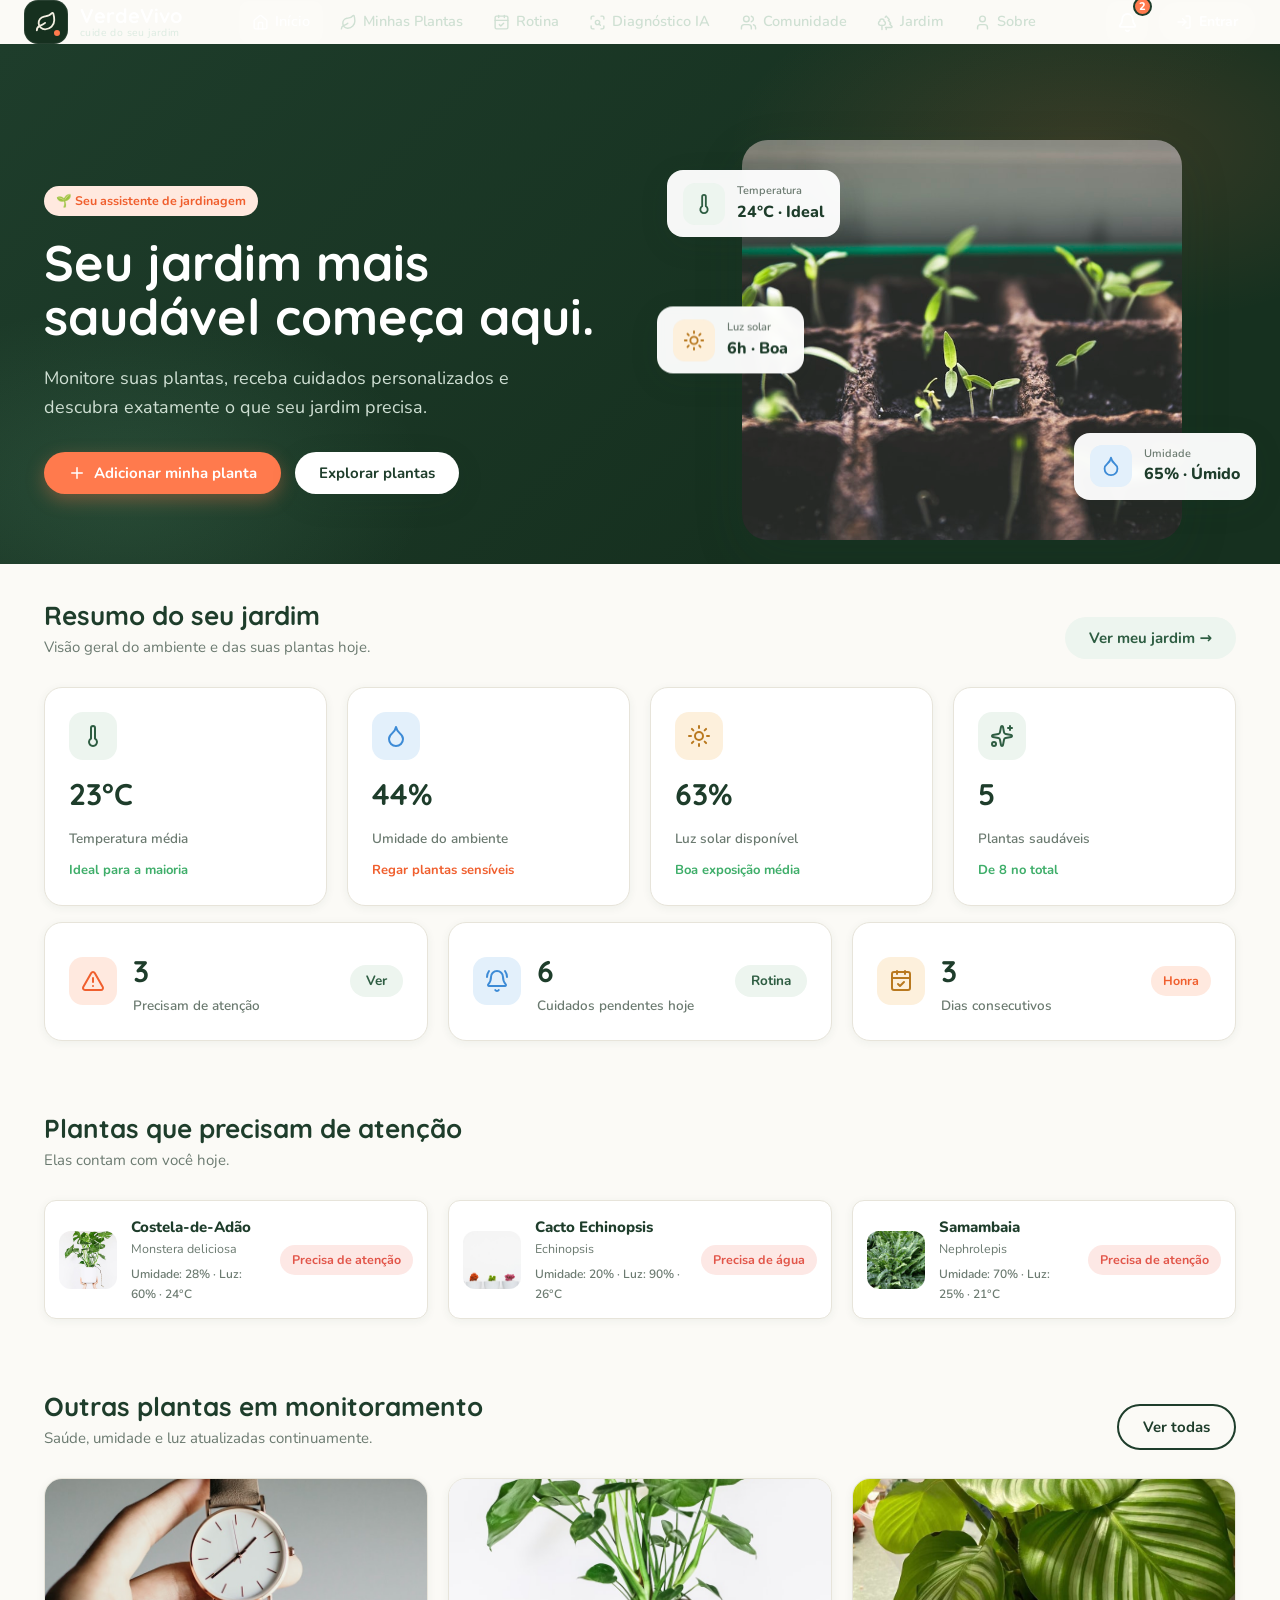
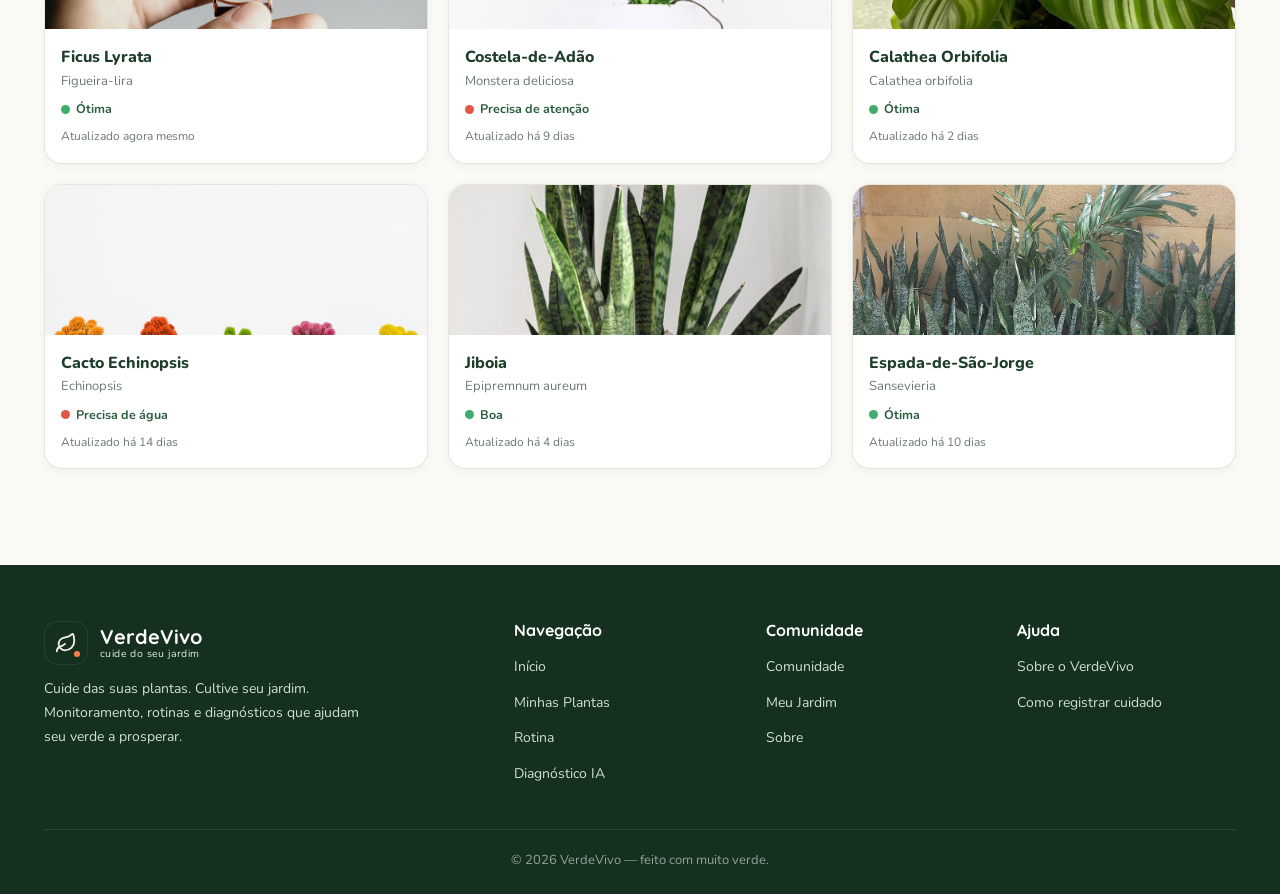
<file: index.html>
﻿<!DOCTYPE html>
<html lang="pt-BR">
<head>
  <meta charset="UTF-8">
  <meta name="viewport" content="width=device-width, initial-scale=1.0">
  <title>VerdeVivo — Cuide das suas plantas. Cultive seu jardim.</title>
  <meta name="description" content="Monitore suas plantas, receba cuidados personalizados e descubra exatamente o que seu jardim precisa.">
  <link rel="icon" type="image/svg+xml" href="assets/icons/favicon.svg">
  <link rel="preconnect" href="https://fonts.googleapis.com">
  <link rel="preconnect" href="https://fonts.gstatic.com" crossorigin>
  <link href="https://fonts.googleapis.com/css2?family=Quicksand:wght@500;600;700&family=Nunito:wght@400;600;700;800&display=swap" rel="stylesheet">
  <link rel="stylesheet" href="css/style.css">
</head>
<body>
  <div id="navbar"></div>

  <main>
    <!-- HERO -->
    <section class="hero main-pad">
      <div class="container">
        <div class="hero-grid">
          <div>
            <span class="badge badge-coral" style="margin-bottom:20px">🌱 Seu assistente de jardinagem</span>
            <h1>Seu jardim mais saudável começa aqui.</h1>
            <p>Monitore suas plantas, receba cuidados personalizados e descubra exatamente o que seu jardim precisa.</p>
            <div class="hero-actions">
              <a class="btn btn-primary" href="plants.html"><svg data-lucide="plus" width="18" height="18"></svg>Adicionar minha planta</a>
              <a class="btn btn-light" href="plants.html">Explorar plantas</a>
            </div>
          </div>
          <div class="hero-visual">
            <img class="hero-plants" src="assets/images/hero.jpg" alt="Plantas em um jardim interno">
            <div class="hero-float float-1">
              <span class="f-icon m-icon-green"><svg data-lucide="thermometer" width="22" height="22"></svg></span>
              <div><div class="f-label">Temperatura</div><div class="f-value">24°C · Ideal</div></div>
            </div>
            <div class="hero-float float-2">
              <span class="f-icon m-icon-blue"><svg data-lucide="droplet" width="22" height="22"></svg></span>
              <div><div class="f-label">Umidade</div><div class="f-value">65% · Úmido</div></div>
            </div>
            <div class="hero-float float-3">
              <span class="f-icon m-icon-warn"><svg data-lucide="sun" width="22" height="22"></svg></span>
              <div><div class="f-label">Luz solar</div><div class="f-value">6h · Boa</div></div>
            </div>
          </div>
        </div>
      </div>
    </section>

    <!-- SUMMARY METRICS -->
    <section class="section" style="padding-top:36px">
      <div class="container">
        <div class="section-head">
          <div>
            <h2>Resumo do seu jardim</h2>
            <div class="sub">Visão geral do ambiente e das suas plantas hoje.</div>
          </div>
          <a class="btn btn-ghost" href="garden.html">Ver meu jardim →</a>
        </div>
        <div class="grid grid-4" id="summary-grid">
          <div class="skeleton" style="height:150px"></div>
          <div class="skeleton" style="height:150px"></div>
          <div class="skeleton" style="height:150px"></div>
          <div class="skeleton" style="height:150px"></div>
        </div>
        <div class="grid grid-3 mt-16" id="health-grid">
          <div class="skeleton" style="height:130px"></div>
          <div class="skeleton" style="height:130px"></div>
          <div class="skeleton" style="height:130px"></div>
        </div>
      </div>
    </section>

    <!-- ATTENTION PLANTS -->
    <section class="section" style="padding-top:16px">
      <div class="container">
        <div class="section-head">
          <div>
            <h2>Plantas que precisam de atenção</h2>
            <div class="sub">Elas contam com você hoje.</div>
          </div>
        </div>
        <div class="grid grid-3" id="attention-grid"></div>
      </div>
    </section>

    <!-- MONITORED PLANTS -->
    <section class="section" style="padding-top:16px">
      <div class="container">
        <div class="section-head">
          <div>
            <h2>Outras plantas em monitoramento</h2>
            <div class="sub">Saúde, umidade e luz atualizadas continuamente.</div>
          </div>
          <a class="btn btn-outline" href="plants.html">Ver todas</a>
        </div>
        <div class="grid grid-3" id="monitor-grid"></div>
      </div>
    </section>
  </main>

  <footer class="footer">
    <div class="container">
      <div class="footer-grid">
        <div>
          <a class="brand" href="index.html">
            <span class="brand-logo"><svg class="leaf" data-lucide="leaf" width="22" height="22"></svg><span class="dot"></span></span>
            <span class="brand-text"><span class="brand-name">VerdeVivo</span><span class="brand-tag">cuide do seu jardim</span></span>
          </a>
          <p class="about">Cuide das suas plantas. Cultive seu jardim. Monitoramento, rotinas e diagnósticos que ajudam seu verde a prosperar.</p>
        </div>
        <div>
          <h4>Navegação</h4>
          <ul>
            <li><a href="index.html">Início</a></li>
            <li><a href="plants.html">Minhas Plantas</a></li>
            <li><a href="routine.html">Rotina</a></li>
            <li><a href="diagnosis.html">Diagnóstico IA</a></li>
          </ul>
        </div>
        <div>
          <h4>Comunidade</h4>
          <ul>
            <li><a href="community.html">Comunidade</a></li>
            <li><a href="garden.html">Meu Jardim</a></li>
            <li><a href="profile.html">Sobre</a></li>
          </ul>
        </div>
        <div>
          <h4>Ajuda</h4>
          <ul>
            <li><a href="#" data-open-modal="about-modal">Sobre o VerdeVivo</a></li>
            <li><a href="routine.html">Como registrar cuidado</a></li>
          </ul>
        </div>
      </div>
      <div class="footer-bottom">© 2026 VerdeVivo — feito com muito verde.</div>
    </div>
  </footer>

  <div class="modal-overlay" id="about-modal">
    <div class="modal" style="max-width:460px">
      <div class="modal-head">
        <h3>Sobre o VerdeVivo</h3>
        <button class="modal-close" data-close-modal><svg data-lucide="x" width="20" height="20"></svg></button>
      </div>
      <p class="text-muted">O VerdeVivo ajuda você a monitorar plantas, manter rotinas de cuidado e identificar problemas através de diagnósticos visuais. Seus dados ficam salvos com segurança no seu próprio navegador.</p>
      <p class="text-muted mt-16">Cuide das suas plantas. Cultive seu jardim. 🌿</p>
    </div>
  </div>

  <script src="js/app.js"></script>
  <script src="js/plants.js"></script>
  <script src="js/ui.js"></script>
  <script src="js/lucide.min.js"></script>
  <script>
    App.init('index');
    UI.bindGlobalEvents();

    // ---- Dashboard data ----
    function renderDashboard() {
      const plants = App.getPlants();
      const me = App.getProfile();

      const healthy = plants.filter(p => { const c = Plants.healthStatus(p).cls; return c !== 'danger' && c !== 'warn' && !p.attention; }).length;
      const attention = plants.length - healthy;
      const humidityAvg = Math.round(plants.reduce((s, p) => s + p.humidity, 0) / Math.max(1, plants.length));
      const lightAvg = Math.round(plants.reduce((s, p) => s + p.light, 0) / Math.max(1, plants.length));
      const tempAvg = Math.round(plants.reduce((s, p) => s + p.temperature, 0) / Math.max(1, plants.length));

      document.getElementById('summary-grid').innerHTML = `
        <div class="metric-card">
          <span class="m-icon m-icon-green"><svg data-lucide="thermometer" width="24" height="24"></svg></span>
          <div class="m-value">${tempAvg}°C</div>
          <div class="m-label">Temperatura média</div>
          <div class="m-status" style="color:var(--success)">Ideal para a maioria</div>
        </div>
        <div class="metric-card">
          <span class="m-icon m-icon-blue"><svg data-lucide="droplet" width="24" height="24"></svg></span>
          <div class="m-value">${humidityAvg}%</div>
          <div class="m-label">Umidade do ambiente</div>
          <div class="m-status ${humidityAvg < 55 ? 'text-coral' : 'color:var(--success)'}">${humidityAvg < 55 ? 'Regar plantas sensíveis' : 'Úmido e confortável'}</div>
        </div>
        <div class="metric-card">
          <span class="m-icon m-icon-warn"><svg data-lucide="sun" width="24" height="24"></svg></span>
          <div class="m-value">${lightAvg}%</div>
          <div class="m-label">Luz solar disponível</div>
          <div class="m-status" style="color:var(--success)">Boa exposição média</div>
        </div>
        <div class="metric-card">
          <span class="m-icon m-icon-green"><svg data-lucide="sparkles" width="24" height="24"></svg></span>
          <div class="m-value">${healthy}</div>
          <div class="m-label">Plantas saudáveis</div>
          <div class="m-status" style="color:var(--success)">De ${plants.length} no total</div>
        </div>`;

      document.getElementById('health-grid').innerHTML = `
        <div class="metric-card" style="flex-direction:row;align-items:center;gap:16px">
          <span class="m-icon" style="background:var(--coral-light);color:var(--coral-dark)"><svg data-lucide="alert-triangle" width="24" height="24"></svg></span>
          <div>
            <div class="m-value">${attention}</div>
            <div class="m-label">Precisam de atenção</div>
          </div>
          <a class="btn btn-ghost btn-sm" style="margin-left:auto" href="plants.html">Ver</a>
        </div>
        <div class="metric-card" style="flex-direction:row;align-items:center;gap:16px">
          <span class="m-icon m-icon-blue"><svg data-lucide="bell-ring" width="24" height="24"></svg></span>
          <div>
            <div class="m-value">${App.getTasks().filter(t => !t.done).length}</div>
            <div class="m-label">Cuidados pendentes hoje</div>
          </div>
          <a class="btn btn-ghost btn-sm" style="margin-left:auto" href="routine.html">Rotina</a>
        </div>
        <div class="metric-card" style="flex-direction:row;align-items:center;gap:16px">
          <span class="m-icon m-icon-warn"><svg data-lucide="calendar-check" width="24" height="24"></svg></span>
          <div>
            <div class="m-value">${streakDays()}</div>
            <div class="m-label">Dias consecutivos</div>
          </div>
          <span class="badge badge-coral" style="margin-left:auto">Honra</span>
        </div>`;

      // Attention plants
      const attentionPlants = plants.filter(p => p.attention || Plants.healthStatus(p).cls === 'danger' || Plants.healthStatus(p).cls === 'warn');
      const attentionEl = document.getElementById('attention-grid');
      if (attentionPlants.length) {
        attentionEl.innerHTML = attentionPlants.slice(0, 6).map(p => UI.miniCard(p)).join('');
      } else {
        attentionEl.innerHTML = `<div class="card empty-state" style="grid-column:1/-1">
          <div class="e-icon"><svg data-lucide="smile" width="44" height="44"></svg></div>
          <h3>Nenhuma planta precisa de atenção!</h3>
          <p>Continue cuidando do seu jardim. 🎉</p>
        </div>`;
      }

      // Monitoring
      const monitoring = plants.slice(0, 6);
      document.getElementById('monitor-grid').innerHTML = monitoring.map(p => UI.monitorCard(p)).join('');
      if (window.lucide) window.lucide.createIcons();
    }

    function streakDays() {
      const routine = App.getRoutine();
      let streak = 0;
      const d = new Date();
      for (let i = 0; i < 700; i++) {
        const rec = routine[App.formatDate(d)];
        if (rec && rec.doneCount > 0) { streak++; d.setDate(d.getDate() - 1); }
        else break;
      }
      if (streak === 0) {
        const d2 = new Date();
        d2.setDate(d2.getDate() - 1);
        for (let i = 0; i < 700; i++) {
          const rec = routine[App.formatDate(d2)];
          if (rec && rec.doneCount > 0) { streak++; d2.setDate(d2.getDate() - 1); }
          else break;
        }
      }
      return streak;
    }

    renderDashboard();
    window.__refreshAll = renderDashboard;
    window.__refreshPlants = renderDashboard;
  </script>
</body>
</html>
</file>
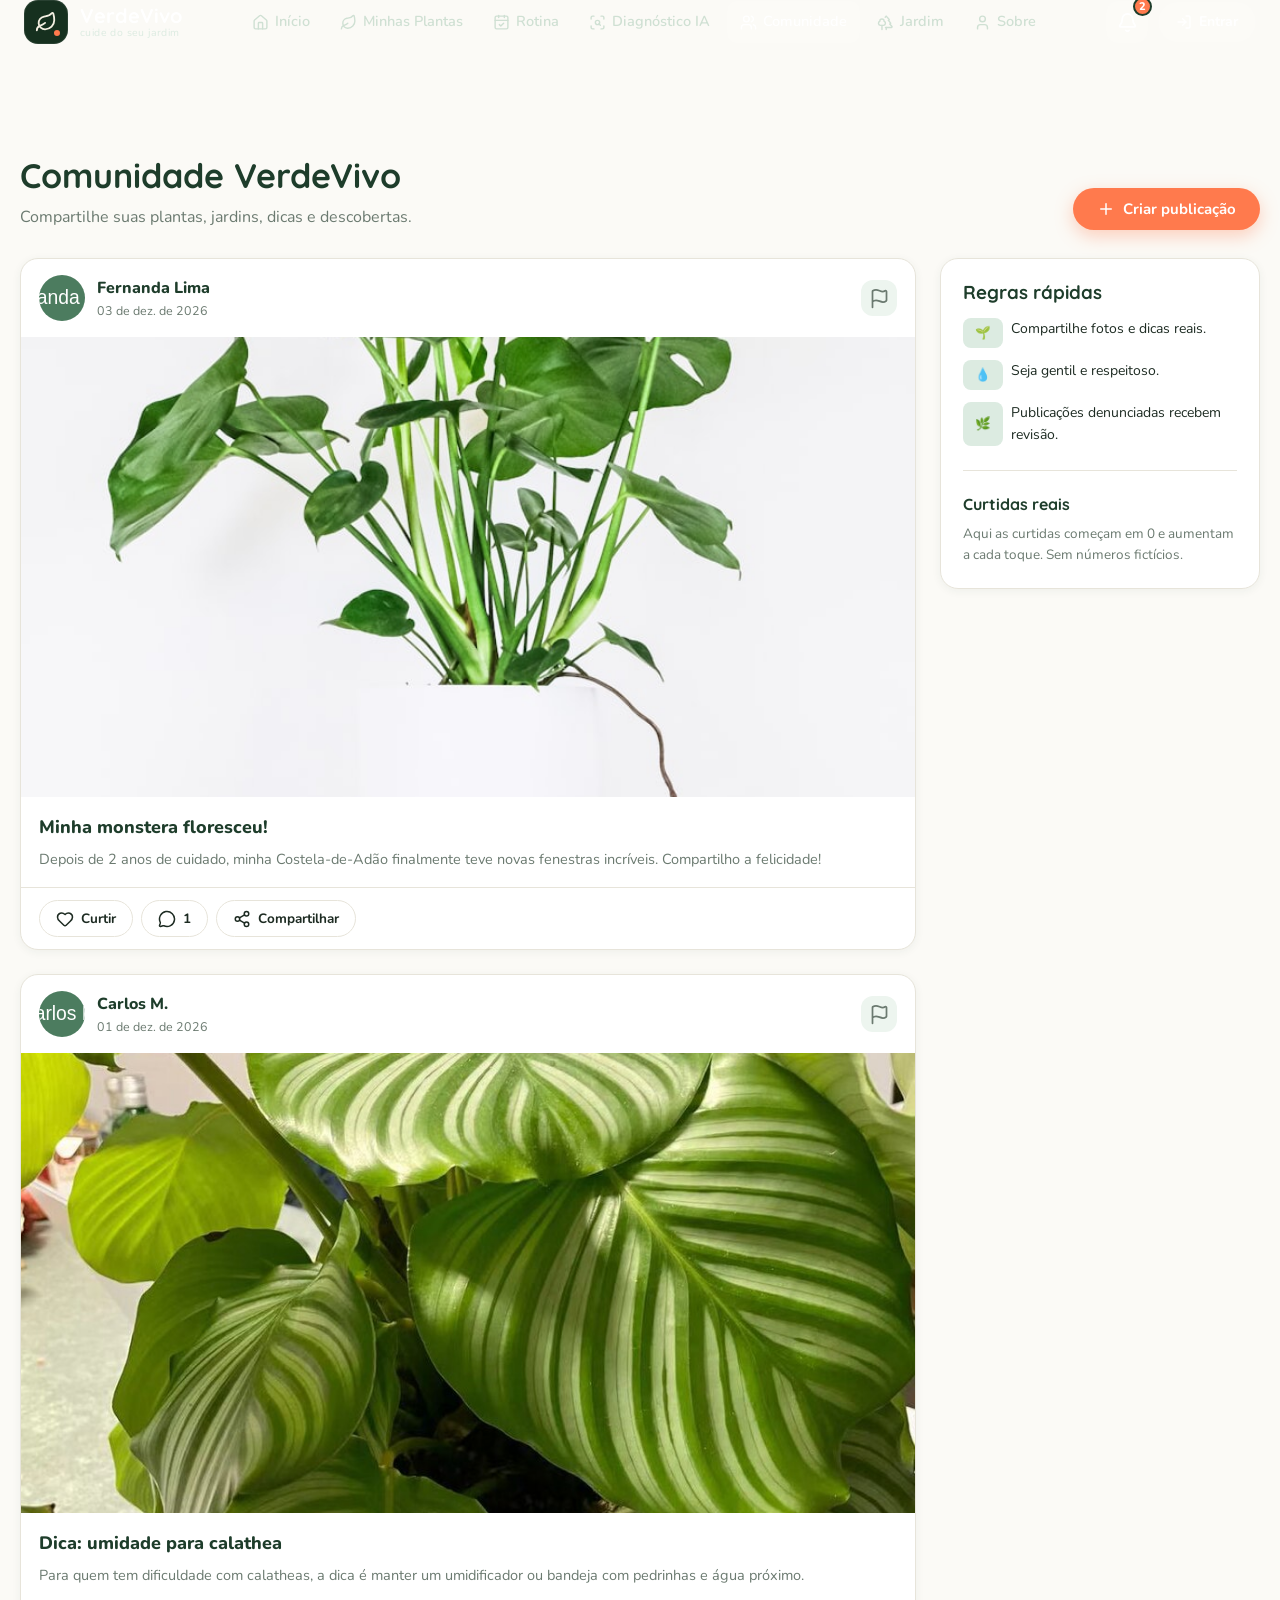
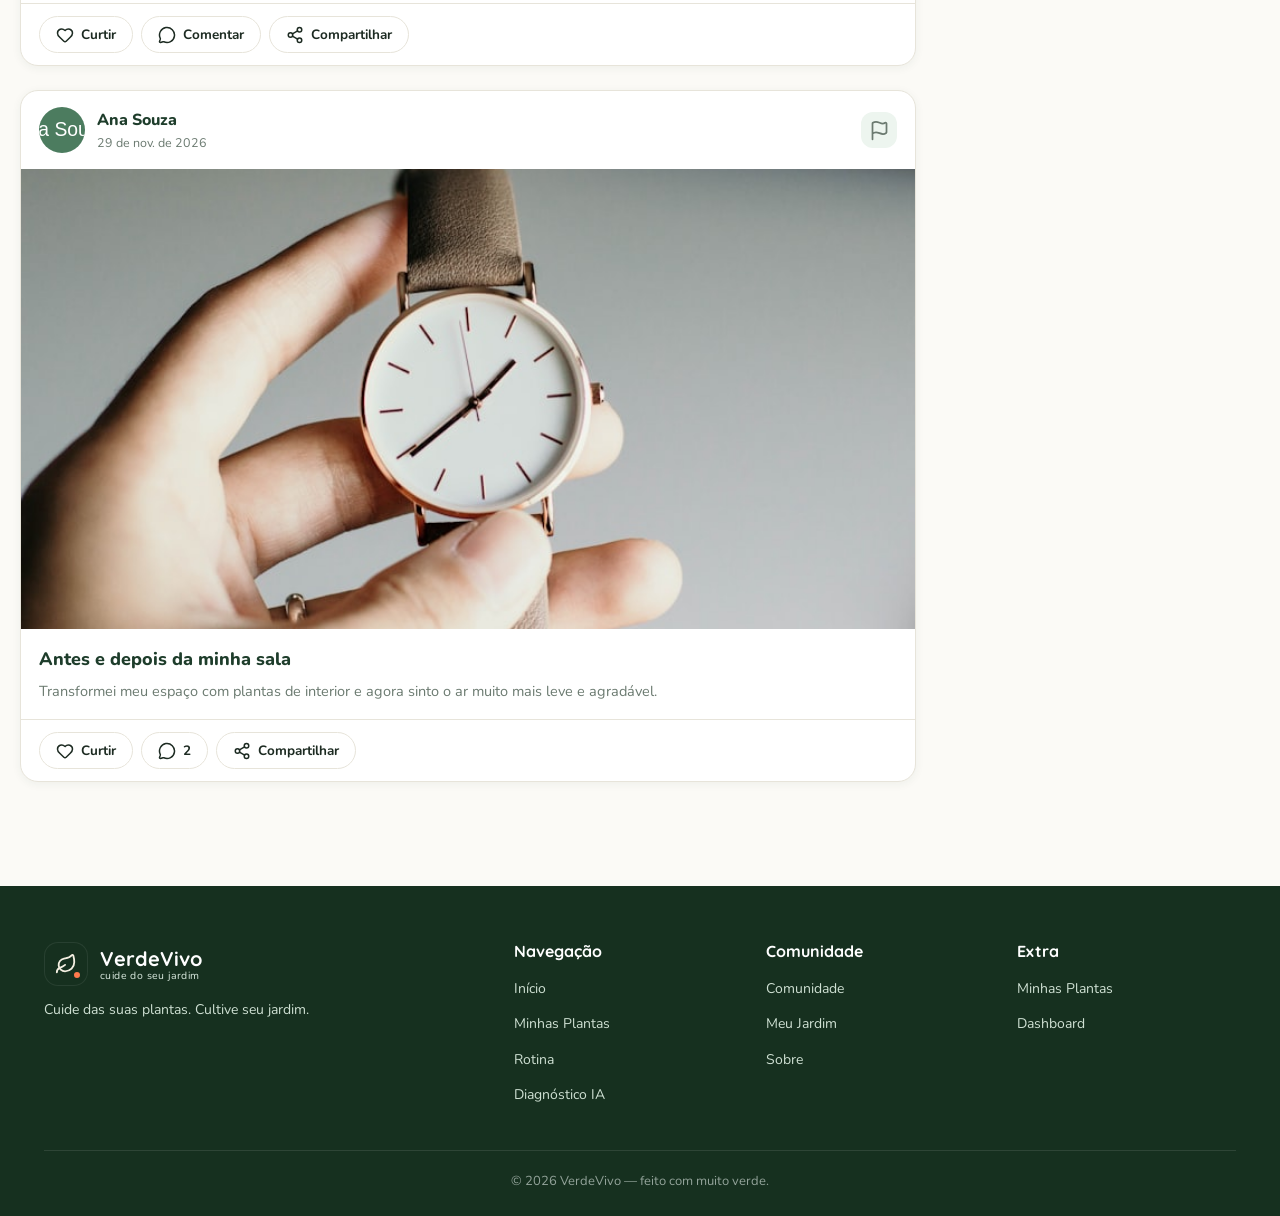
<file: community.html>
﻿<!DOCTYPE html>
<html lang="pt-BR">
<head>
  <meta charset="UTF-8">
  <meta name="viewport" content="width=device-width, initial-scale=1.0">
  <title>Comunidade — VerdeVivo</title>
  <link rel="icon" type="image/svg+xml" href="assets/icons/favicon.svg">
  <link rel="preconnect" href="https://fonts.googleapis.com">
  <link rel="preconnect" href="https://fonts.gstatic.com" crossorigin>
  <link href="https://fonts.googleapis.com/css2?family=Quicksand:wght@500;600;700&family=Nunito:wght@400;600;700;800&display=swap" rel="stylesheet">
  <link rel="stylesheet" href="css/style.css">
</head>
<body>
  <div id="navbar"></div>

  <main class="main-pad" style="background:var(--bg)">
    <div class="container page-section">
      <div class="section-head">
        <div>
          <h1 class="page-title">Comunidade VerdeVivo</h1>
          <p class="page-sub">Compartilhe suas plantas, jardins, dicas e descobertas.</p>
        </div>
        <button class="btn btn-primary" data-open-post-modal><svg data-lucide="plus" width="18" height="18"></svg>Criar publicação</button>
      </div>

      <div class="grid" style="grid-template-columns:1fr 320px;gap:24px">
        <div id="post-feed"></div>

        <aside>
          <div class="card" style="padding:22px;position:sticky;top:calc(var(--nav-h) + 20px)">
            <h3 style="margin-bottom:14px">Regras rápidas</h3>
            <ul style="list-style:none;display:flex;flex-direction:column;gap:12px">
              <li class="flex gap-8"><span class="badge badge-green" style="border-radius:8px">🌱</span><span style="font-size:14px">Compartilhe fotos e dicas reais.</span></li>
              <li class="flex gap-8"><span class="badge badge-green" style="border-radius:8px">💧</span><span style="font-size:14px">Seja gentil e respeitoso.</span></li>
              <li class="flex gap-8"><span class="badge badge-green" style="border-radius:8px">🌿</span><span style="font-size:14px">Publicações denunciadas recebem revisão.</span></li>
            </ul>
            <hr class="divider">
            <h4 style="margin-bottom:8px">Curtidas reais</h4>
            <p class="text-muted" style="font-size:13.5px">Aqui as curtidas começam em 0 e aumentam a cada toque. Sem números fictícios.</p>
          </div>
        </aside>
      </div>
    </div>
  </main>

  <footer class="footer">
    <div class="container">
      <div class="footer-grid">
        <div>
          <a class="brand" href="index.html">
            <span class="brand-logo"><svg class="leaf" data-lucide="leaf" width="22" height="22"></svg><span class="dot"></span></span>
            <span class="brand-text"><span class="brand-name">VerdeVivo</span><span class="brand-tag">cuide do seu jardim</span></span>
          </a>
          <p class="about">Cuide das suas plantas. Cultive seu jardim.</p>
        </div>
        <div><h4>Navegação</h4><ul><li><a href="index.html">Início</a></li><li><a href="plants.html">Minhas Plantas</a></li><li><a href="routine.html">Rotina</a></li><li><a href="diagnosis.html">Diagnóstico IA</a></li></ul></div>
        <div><h4>Comunidade</h4><ul><li><a href="community.html">Comunidade</a></li><li><a href="garden.html">Meu Jardim</a></li><li><a href="profile.html">Sobre</a></li></ul></div>
        <div><h4>Extra</h4><ul><li><a href="plants.html">Minhas Plantas</a></li><li><a href="index.html">Dashboard</a></li></ul></div>
      </div>
      <div class="footer-bottom">© 2026 VerdeVivo — feito com muito verde.</div>
    </div>
  </footer>

  <!-- Create/Edit post modal -->
  <div class="modal-overlay" id="post-modal">
    <div class="modal">
      <div class="modal-head"><h3 id="post-modal-title">Criar publicação</h3><button class="modal-close" data-close-modal><svg data-lucide="x" width="20" height="20"></svg></button></div>
      <form id="post-form">
        <input type="hidden" id="post-id">
        <div class="field"><label>Título</label><input id="post-title" required placeholder="Ex: Minha monstera floresceu!"></div>
        <div class="field"><label>Descrição</label><textarea id="post-desc" placeholder="Conte para a comunidade..."></textarea></div>
        <div class="field"><label>Foto (opcional)</label>
          <div class="upload-area" id="post-upload" style="padding:24px;text-align:left;border-radius:14px">
            <div class="flex items-center gap-12">
              <span class="m-icon m-icon-green"><svg data-lucide="image-plus" width="22" height="22"></svg></span>
              <div><strong>Escolher imagem</strong><div class="text-muted" style="font-size:12.5px">JPG ou PNG</div></div>
            </div>
            <input type="file" id="post-file" accept="image/*" hidden>
          </div>
          <div id="post-img-preview" class="hidden mt-8" style="position:relative">
            <img id="post-img-el" style="width:100%;max-height:200px;object-fit:cover;border-radius:12px" alt="prévia">
            <button type="button" class="btn btn-ghost btn-sm" id="post-remove-img" style="position:absolute;top:10px;right:10px">Remover</button>
          </div>
          <input type="hidden" id="post-image-data" value="">
        </div>
        <button class="btn btn-primary btn-block" type="submit">Publicar</button>
      </form>
    </div>
  </div>

  <!-- Report modal -->
  <div class="modal-overlay" id="report-modal">
    <div class="modal" style="max-width:420px">
      <div class="modal-head"><h3>Denunciar publicação</h3><button class="modal-close" data-close-modal><svg data-lucide="x" width="20" height="20"></svg></button></div>
      <p class="text-muted" style="margin-bottom:16px">Obrigado por ajudar a manter a comunidade saudável. Recebemos sua denúncia.</p>
      <button class="btn btn-primary btn-block" data-confirm-report>Enviar denúncia</button>
    </div>
  </div>

  <script src="js/app.js"></script>
  <script src="js/plants.js"></script>
  <script src="js/ui.js"></script>
  <script src="js/community.js"></script>
  <script src="js/lucide.min.js"></script>
  <script>
    App.init('community');
    UI.bindGlobalEvents();

    let reportTarget = null;

    function renderFeed() {
      const posts = Community.getPosts();
      const feed = document.getElementById('post-feed');
      if (!posts.length) {
        feed.innerHTML = `<div class="card empty-state"><div class="e-icon"><svg data-lucide="users" width="44" height="44"></svg></div><h3>Ainda não há publicações</h3><p>Seja a primeira pessoa a compartilhar!</p></div>`;
        return;
      }
      feed.innerHTML = posts.map(p => Community.postHtml(p)).join('');
      if (window.lucide) window.lucide.createIcons();
    }

    document.addEventListener('click', (e) => {
      const like = e.target.closest('[data-like-post]');
      if (like) {
        const id = like.getAttribute('data-like-post');
        const posts = App.getPosts();
        const p = posts.find(x => x.id === id);
        if (p) {
          p.liked = !p.liked;
          p.likes = Math.max(0, p.likes + (p.liked ? 1 : -1));
          App.savePosts(posts);
          renderFeed();
        }
        return;
      }

      const share = e.target.closest('[data-share-post]');
      if (share) {
        const id = share.getAttribute('data-share-post');
        const p = App.getPosts().find(x => x.id === id);
        try {
          const text = `🌿 ${p.title} — via VerdeVivo`;
          if (navigator.share) navigator.share({ title: p.title, text }).catch(() => {});
          else if (navigator.clipboard) { navigator.clipboard.writeText(text); App.toast('Link copiado!', 'Publicação pronta para compartilhar.'); }
        } catch (err) { App.toast('Erro ao compartilhar', '', 'error'); }
        return;
      }

      const ct = e.target.closest('[data-comment-toggle]');
      if (ct) {
        const id = ct.getAttribute('data-comment-toggle');
        const box = document.querySelector(`[data-comments="${id}"]`);
        if (box) box.classList.toggle('hidden');
        return;
      }

      const report = e.target.closest('[data-report-post]');
      if (report) {
        reportTarget = report.getAttribute('data-report-post');
        document.getElementById('report-modal').classList.add('open');
        return;
      }

      const del = e.target.closest('[data-del-post]');
      if (del) {
        const id = del.getAttribute('data-del-post');
        if (!confirm('Excluir esta publicação?')) return;
        App.savePosts(App.getPosts().filter(x => x.id !== id));
        App.toast('Publicação excluída', '', 'warn');
        renderFeed();
        return;
      }

      const edit = e.target.closest('[data-edit-post]');
      if (edit) {
        const id = edit.getAttribute('data-edit-post');
        const p = App.getPosts().find(x => x.id === id);
        if (p) openPostModal(p);
        return;
      }
    });

    document.addEventListener('submit', (e) => {
      const form = e.target.closest('[data-comment-form]');
      if (!form) return;
      e.preventDefault();
      const id = form.getAttribute('data-comment-form');
      const input = form.querySelector('input');
      const text = input.value.trim();
      if (!text) return;
      const posts = App.getPosts();
      const p = posts.find(x => x.id === id);
      if (p) {
        p.comments = p.comments || [];
        p.comments.push({ author: App.getProfile().name || 'Jardineiro', text });
        App.savePosts(posts);
        App.toast('Comentário adicionado', 'Obrigado pela interação!');
        renderFeed();
      }
    });

    document.querySelector('[data-open-post-modal]').addEventListener('click', () => openPostModal(null));

    function openPostModal(post) {
      document.getElementById('post-modal-title').textContent = post ? 'Editar publicação' : 'Criar publicação';
      document.getElementById('post-id').value = post ? post.id : '';
      document.getElementById('post-title').value = post ? post.title : '';
      document.getElementById('post-desc').value = post ? post.desc : '';
      document.getElementById('post-image-data').value = post && post.image ? post.image : '';
      togglePreview(!!(post && post.image));
      document.getElementById('post-modal').classList.add('open');
    }

    function togglePreview(show) {
      const prev = document.getElementById('post-img-preview');
      prev.classList.toggle('hidden', !show);
      if (show) document.getElementById('post-img-el').src = document.getElementById('post-image-data').value;
    }

    document.getElementById('post-upload').addEventListener('click', () => document.getElementById('post-file').click());
    document.getElementById('post-file').addEventListener('change', (e) => {
      const f = e.target.files[0];
      if (!f) return;
      const reader = new FileReader();
      reader.onload = (ev) => {
        document.getElementById('post-image-data').value = ev.target.result;
        togglePreview(true);
      };
      reader.readAsDataURL(f);
    });
    document.getElementById('post-remove-img').addEventListener('click', () => {
      document.getElementById('post-image-data').value = '';
      document.getElementById('post-file').value = '';
      togglePreview(false);
    });

    document.getElementById('post-form').addEventListener('submit', (e) => {
      e.preventDefault();
      const id = document.getElementById('post-id').value;
      const data = {
        title: document.getElementById('post-title').value.trim(),
        desc: document.getElementById('post-desc').value.trim(),
        image: document.getElementById('post-image-data').value || null,
      };
      const posts = App.getPosts();
      if (id) {
        const p = posts.find(x => x.id === id);
        if (p) Object.assign(p, data);
        App.savePosts(posts);
        App.toast('Publicação atualizada!', 'Suas alterações foram salvas.');
      } else {
        const me = App.getProfile();
        const unique = (postCount) => me.name + (postCount > 0 ? ` ${postCount + 1}` : '');
        posts.unshift({
          id: 'post' + Date.now(),
          author: me.name || 'Jardineiro(a)',
          avatar: null,
          date: App.formatDate(new Date()),
          ...data,
          likes: 0,
          liked: false,
          comments: [],
          userId: Community.ME_ID,
          reported: false,
        });
        App.savePosts(posts);
        App.toast('Publicação criada! 🎉', 'Sua publicação está no ar.');
      }
      document.getElementById('post-modal').classList.remove('open');
      renderFeed();
    });

    document.querySelector('[data-confirm-report]').addEventListener('click', () => {
      const posts = App.getPosts();
      const p = posts.find(x => x.id === reportTarget);
      if (p) { p.reported = true; App.savePosts(posts); }
      document.getElementById('report-modal').classList.remove('open');
      App.toast('Denúncia enviada', 'Nossa equipe vai revisar.');
    });

    renderFeed();
    window.__refreshAll = renderFeed;
  </script>
</body>
</html>
</file>
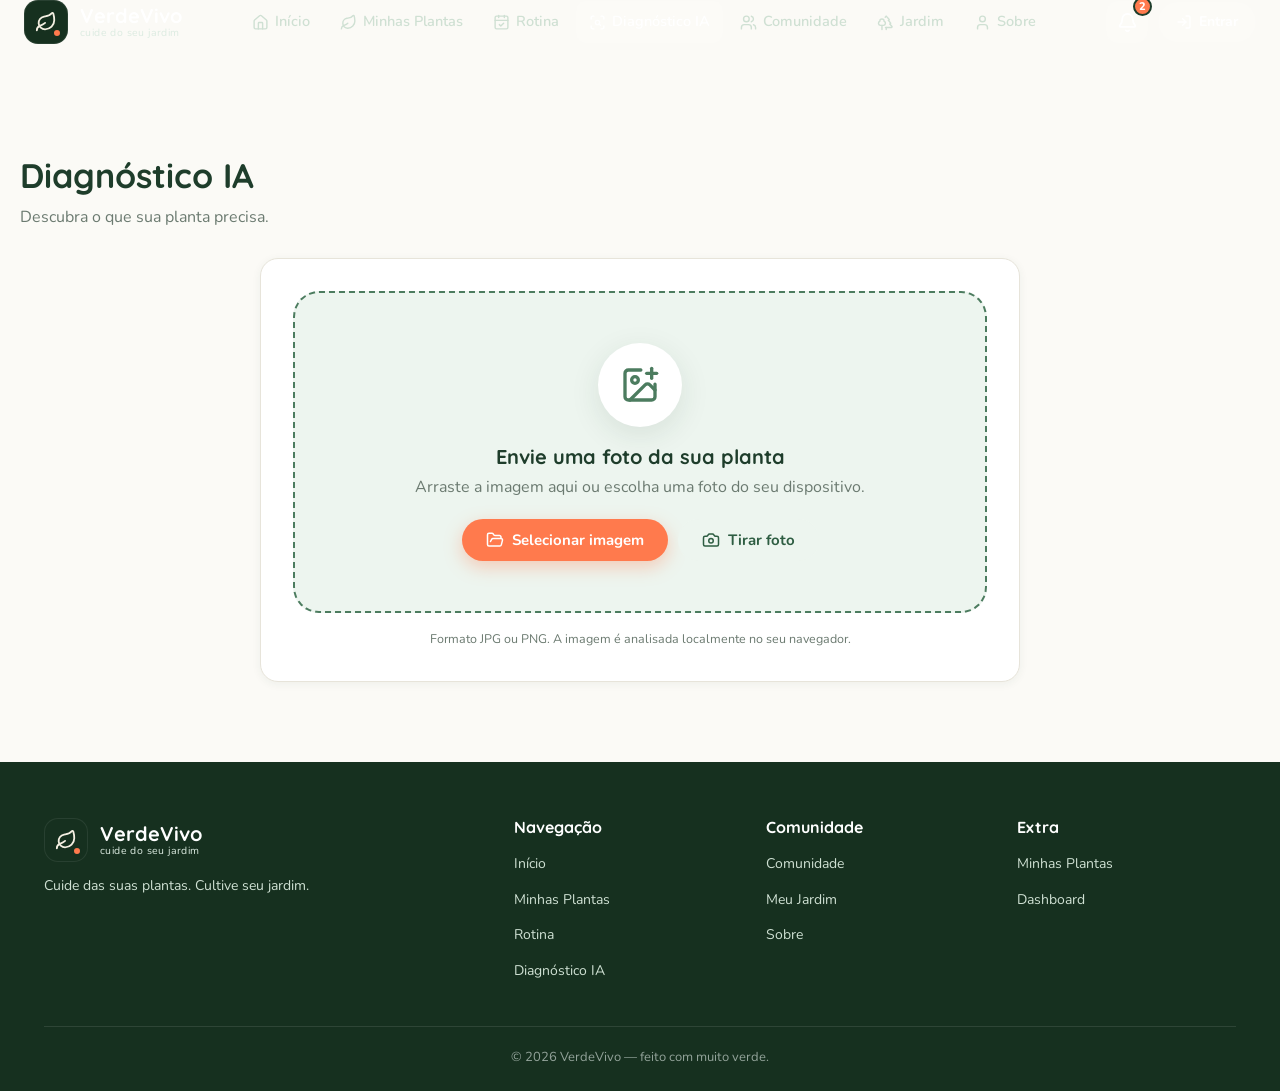
<file: diagnosis.html>
﻿<!DOCTYPE html>
<html lang="pt-BR">
<head>
  <meta charset="UTF-8">
  <meta name="viewport" content="width=device-width, initial-scale=1.0">
  <title>Diagnóstico IA — VerdeVivo</title>
  <link rel="icon" type="image/svg+xml" href="assets/icons/favicon.svg">
  <link rel="preconnect" href="https://fonts.googleapis.com">
  <link rel="preconnect" href="https://fonts.gstatic.com" crossorigin>
  <link href="https://fonts.googleapis.com/css2?family=Quicksand:wght@500;600;700&family=Nunito:wght@400;600;700;800&display=swap" rel="stylesheet">
  <link rel="stylesheet" href="css/style.css">
</head>
<body>
  <div id="navbar"></div>

  <main class="main-pad" style="background:var(--bg)">
    <div class="container page-section">
      <div class="section-head">
        <div>
          <h1 class="page-title">Diagnóstico IA</h1>
          <p class="page-sub">Descubra o que sua planta precisa.</p>
        </div>
      </div>

      <div id="diag-root">
        <!-- Upload -->
        <div class="card" style="padding:32px;max-width:760px;margin:0 auto">
          <div class="upload-area" id="upload-area">
            <div class="up-icon"><svg data-lucide="image-plus" width="40" height="40"></svg></div>
            <h3>Envie uma foto da sua planta</h3>
            <p>Arraste a imagem aqui ou escolha uma foto do seu dispositivo.</p>
            <div class="up-actions">
              <button class="btn btn-primary" id="pick-file"><svg data-lucide="folder-open" width="16" height="16"></svg>Selecionar imagem</button>
              <label class="btn btn-ghost"><svg data-lucide="camera" width="16" height="16"></svg>Tirar foto<input type="file" id="camera-input" accept="image/*" capture="environment" hidden></label>
            </div>
            <input type="file" id="file-input" accept="image/*" hidden>
          </div>
          <p class="text-muted text-center mt-16" style="font-size:12.5px">Formato JPG ou PNG. A imagem é analisada localmente no seu navegador.</p>
        </div>
      </div>
    </div>
  </main>

  <footer class="footer">
    <div class="container">
      <div class="footer-grid">
        <div>
          <a class="brand" href="index.html">
            <span class="brand-logo"><svg class="leaf" data-lucide="leaf" width="22" height="22"></svg><span class="dot"></span></span>
            <span class="brand-text"><span class="brand-name">VerdeVivo</span><span class="brand-tag">cuide do seu jardim</span></span>
          </a>
          <p class="about">Cuide das suas plantas. Cultive seu jardim.</p>
        </div>
        <div><h4>Navegação</h4><ul><li><a href="index.html">Início</a></li><li><a href="plants.html">Minhas Plantas</a></li><li><a href="routine.html">Rotina</a></li><li><a href="diagnosis.html">Diagnóstico IA</a></li></ul></div>
        <div><h4>Comunidade</h4><ul><li><a href="community.html">Comunidade</a></li><li><a href="garden.html">Meu Jardim</a></li><li><a href="profile.html">Sobre</a></li></ul></div>
        <div><h4>Extra</h4><ul><li><a href="plants.html">Minhas Plantas</a></li><li><a href="index.html">Dashboard</a></li></ul></div>
      </div>
      <div class="footer-bottom">© 2026 VerdeVivo — feito com muito verde.</div>
    </div>
  </footer>

  <script src="js/app.js"></script>
  <script src="js/plants.js"></script>
  <script src="js/ui.js"></script>
  <script src="js/diagnosis.js"></script>
  <script src="js/lucide.min.js"></script>
  <script>
    App.init('diagnosis');
    UI.bindGlobalEvents();

    let currentImage = null;
    let currentResult = null;
    let savedPlan = { steps: [] };

    const area = document.getElementById('upload-area');
    const fileInput = document.getElementById('file-input');
    const cameraInput = document.getElementById('camera-input');

    document.getElementById('pick-file').addEventListener('click', () => fileInput.click());

    area.addEventListener('click', (e) => {
      if (e.target.closest('button,label')) return;
      fileInput.click();
    });
    area.addEventListener('dragover', (e) => { e.preventDefault(); area.classList.add('dragover'); });
    area.addEventListener('dragleave', () => area.classList.remove('dragover'));
    area.addEventListener('drop', (e) => {
      e.preventDefault();
      area.classList.remove('dragover');
      if (e.dataTransfer.files && e.dataTransfer.files[0]) handleFile(e.dataTransfer.files[0]);
    });
    fileInput.addEventListener('change', (e) => e.target.files[0] && handleFile(e.target.files[0]));
    cameraInput.addEventListener('change', (e) => e.target.files[0] && handleFile(e.target.files[0]));

    function handleFile(file) {
      if (!file.type.startsWith('image/')) { App.toast('Erro', 'Envie uma imagem válida (JPG ou PNG)', 'error'); return; }
      const reader = new FileReader();
      reader.onload = (e) => {
        currentImage = e.target.result;
        runAnalysis();
      };
      reader.readAsDataURL(file);
    }

    function runAnalysis() {
      document.getElementById('diag-root').innerHTML = `
        <div class="card" style="max-width:560px;margin:0 auto;padding:40px">
          <div class="analyzing">
            <div class="spinner"></div>
            <h2 id="analyze-label">Analisando sua planta...</h2>
            <p class="text-muted" id="analyze-step" style="margin-top:6px">Processando imagem</p>
            <div class="scan-line"></div>
          </div>
        </div>`;

      currentResult = Diagnosis.steps();

      let i = 0;
      const stepEl = document.getElementById('analyze-step');
      const timer = setInterval(() => {
        i++;
        if (i < Diagnosis.STATUS.length) {
          stepEl.textContent = Diagnosis.STATUS[i];
        } else {
          clearInterval(timer);
          App.addNotification('Seu diagnóstico está pronto.', 'sparkles', 'green');
          renderResult();
        }
      }, 850);
    }

    function renderResult() {
      const r = currentResult;
      const imgSrc = currentImage || App.plantImg(r.photo);
      document.getElementById('diag-root').innerHTML = `
        <div class="grid" style="grid-template-columns:1.1fr 1fr;gap:24px" id="diag-result">
          <!-- Left: visual analysis -->
          <div>
            <div class="card" style="padding:20px">
              <div class="section-head" style="margin-bottom:14px">
                <div><h3>Análise visual</h3><div class="sub">Marcadores sobre a foto enviada</div></div>
              </div>
              <div style="position:relative">
                <img src="${imgSrc}" class="result-img" alt="Planta analisada" style="max-height:460px">
                ${r.markerPoints.map(m => `
                  <div class="vis-marker" style="left:${m.l}%;top:${m.t}%">
                    <div class="v-pin" title="${m.title}"><svg data-lucide="${m.type === 'good' ? 'check' : m.type === 'bad' ? 'x' : 'target'}" width="15" height="15"></svg></div>
                    <div class="v-label">${m.title}</div>
                  </div>`).join('')}
              </div>
              <div class="flex wrap gap-8 mt-16">
                <span class="badge badge-danger"><svg data-lucide="x-circle" width="13" height="13"></svg>2 áreas de alerta</span>
                <span class="badge badge-green"><svg data-lucide="check-circle" width="13" height="13"></svg>1 folha saudável</span>
              </div>
            </div>
          </div>

          <!-- Right: identification + indicators -->
          <div>
            <div class="card" style="padding:24px">
              <span class="badge badge-coral" style="margin-bottom:12px">Planta identificada</span>
              <h2 style="font-size:28px">${r.name}</h2>
              <div class="flex items-center gap-8 mt-8">
                <span class="badge badge-green"><svg data-lucide="check-circle" width="13" height="13"></svg>Confiança: ${r.conf}%</span>
                <span class="badge badge-muted">Recuperação estimada: ${r.recoveryDays} dias</span>
              </div>

              <hr class="divider">
              <h4 style="margin-bottom:10px">Saúde da planta</h4>
              <span class="badge ${r.health === 'Boa' ? 'badge-green' : 'badge-warning'}">${r.health}</span>

              <h4 style="margin:16px 0 8px">Possíveis problemas</h4>
              ${r.problems.map(p => `
                <div class="problem-row">
                  <span class="p-icon"><svg data-lucide="alert-triangle" width="20" height="20"></svg></span>
                  <div><div class="p-title">${p}</div><div class="p-desc">Detectado na região destaque da foto.</div></div>
                </div>`).join('')}

              <div class="grid grid-3 mt-16" style="gap:14px">
                <div class="metric-card" style="padding:16px;gap:6px">
                  <span class="m-icon m-icon-blue" style="width:40px;height:40px"><svg data-lucide="droplet" width="20" height="20"></svg></span>
                  <div class="m-value" style="font-size:22px">${r.humidity}%</div>
                  <div class="m-label">Umidade</div>
                </div>
                <div class="metric-card" style="padding:16px;gap:6px">
                  <span class="m-icon m-icon-warn" style="width:40px;height:40px"><svg data-lucide="sun" width="20" height="20"></svg></span>
                  <div class="m-value" style="font-size:22px">${r.lightLabel}</div>
                  <div class="m-label">Exposição à luz</div>
                </div>
                <div class="metric-card" style="padding:16px;gap:6px">
                  <span class="m-icon m-icon-green" style="width:40px;height:40px"><svg data-lucide="timer" width="20" height="20"></svg></span>
                  <div class="m-value" style="font-size:22px">${r.recoveryDays}d</div>
                  <div class="m-label">Recuperação</div>
                </div>
              </div>
            </div>

            <!-- Recovery plan -->
            <div class="card mt-16" style="padding:24px" id="recovery-panel">
              <div class="section-head" style="margin-bottom:14px"><div><h3>Plano de recuperação</h3><div class="sub">Etapa por etapa para o seu verde voltar</div></div></div>
              ${Diagnosis.RECOVERY_PLAN.map(s => `
                <div class="recovery-step">
                  <span class="rs-num">${s.num}</span>
                  <div style="flex:1">
                    <div class="rs-title">${s.title}</div>
                    <div class="rs-desc">${s.desc}</div>
                  </div>
                  <button class="check-btn" data-step-check="${s.num}" aria-label="Concluir etapa"><svg data-lucide="check" width="18" height="18"></svg></button>
                </div>`).join('')}
              <button class="btn btn-primary btn-block mt-8" id="save-plan"><svg data-lucide="bookmark" width="18" height="18"></svg>Salvar plano no meu jardim</button>
              <button class="btn btn-ghost btn-block mt-8" id="new-diag"><svg data-lucide="refresh-cw" width="18" height="18"></svg>Novo diagnóstico</button>
            </div>
          </div>
        </div>`;

      savedPlan = { plant: r.name, steps: Diagnosis.RECOVERY_PLAN.map(s => ({ ...s, done: false })), image: imgSrc, date: App.formatDate(new Date()) };

      if (window.lucide) window.lucide.createIcons();

      document.querySelectorAll('[data-step-check]').forEach(btn => {
        btn.addEventListener('click', () => {
          const num = parseInt(btn.getAttribute('data-step-check'));
          const step = savedPlan.steps.find(s => s.num === num);
          if (!step) return;
          step.done = !step.done;
          btn.classList.toggle('done', step.done);
          btn.style.background = step.done ? 'var(--success)' : '#fff';
          btn.style.borderColor = step.done ? 'var(--success)' : '';
          const all = savedPlan.steps.every(s => s.done);
          if (all) { App.toast('Plano concluído! 🎉', 'Siga o novo ritmo de cuidados.'); }
        });
      });

      document.getElementById('save-plan').addEventListener('click', () => {
        App.saveRecovery(savedPlan);
        App.toast('Plano salvo!', 'Encontre no seu jardim.');
        document.getElementById('save-plan').innerHTML = '<svg data-lucide="check" width="18" height="18"></svg>Salvo no jardim';
        document.getElementById('save-plan').disabled = true;
        if (window.lucide) window.lucide.createIcons();
      });

      document.getElementById('new-diag').addEventListener('click', () => {
        resetDiagnosis();
      });

      document.getElementById('diag-result').scrollIntoView({ behavior: 'smooth', block: 'start' });
    }

    function resetDiagnosis() {
      currentImage = null;
      currentResult = null;
      document.getElementById('diag-root').innerHTML = `
        <div class="card" style="padding:32px;max-width:760px;margin:0 auto">
          <div class="upload-area" id="upload-area">
            <div class="up-icon"><svg data-lucide="image-plus" width="40" height="40"></svg></div>
            <h3>Envie uma foto da sua planta</h3>
            <p>Arraste a imagem aqui ou escolha uma foto do seu dispositivo.</p>
            <div class="up-actions">
              <button class="btn btn-primary" id="pick-file"><svg data-lucide="folder-open" width="16" height="16"></svg>Selecionar imagem</button>
              <label class="btn btn-ghost"><svg data-lucide="camera" width="16" height="16"></svg>Tirar foto<input type="file" id="camera-input" accept="image/*" capture="environment" hidden></label>
            </div>
            <input type="file" id="file-input" accept="image/*" hidden>
          </div>
          <p class="text-muted text-center mt-16" style="font-size:12.5px">Formato JPG ou PNG. A imagem é analisada localmente no seu navegador.</p>
        </div>`;
      initUpload();
      if (window.lucide) window.lucide.createIcons();
      window.scrollTo({ top: 0, behavior: 'smooth' });
    }

    function initUpload() {
      const area = document.getElementById('upload-area');
      const fileInput = document.getElementById('file-input');
      const cameraInput = document.getElementById('camera-input');
      document.getElementById('pick-file').addEventListener('click', () => fileInput.click());
      area.addEventListener('click', (e) => { if (e.target.closest('button,label')) return; fileInput.click(); });
      area.addEventListener('dragover', (e) => { e.preventDefault(); area.classList.add('dragover'); });
      area.addEventListener('dragleave', () => area.classList.remove('dragover'));
      area.addEventListener('drop', (e) => { e.preventDefault(); area.classList.remove('dragover'); if (e.dataTransfer.files[0]) handleFile(e.dataTransfer.files[0]); });
      fileInput.addEventListener('change', (e) => e.target.files[0] && handleFile(e.target.files[0]));
      cameraInput.addEventListener('change', (e) => e.target.files[0] && handleFile(e.target.files[0]));
    }
  </script>
</body>
</html>
</file>
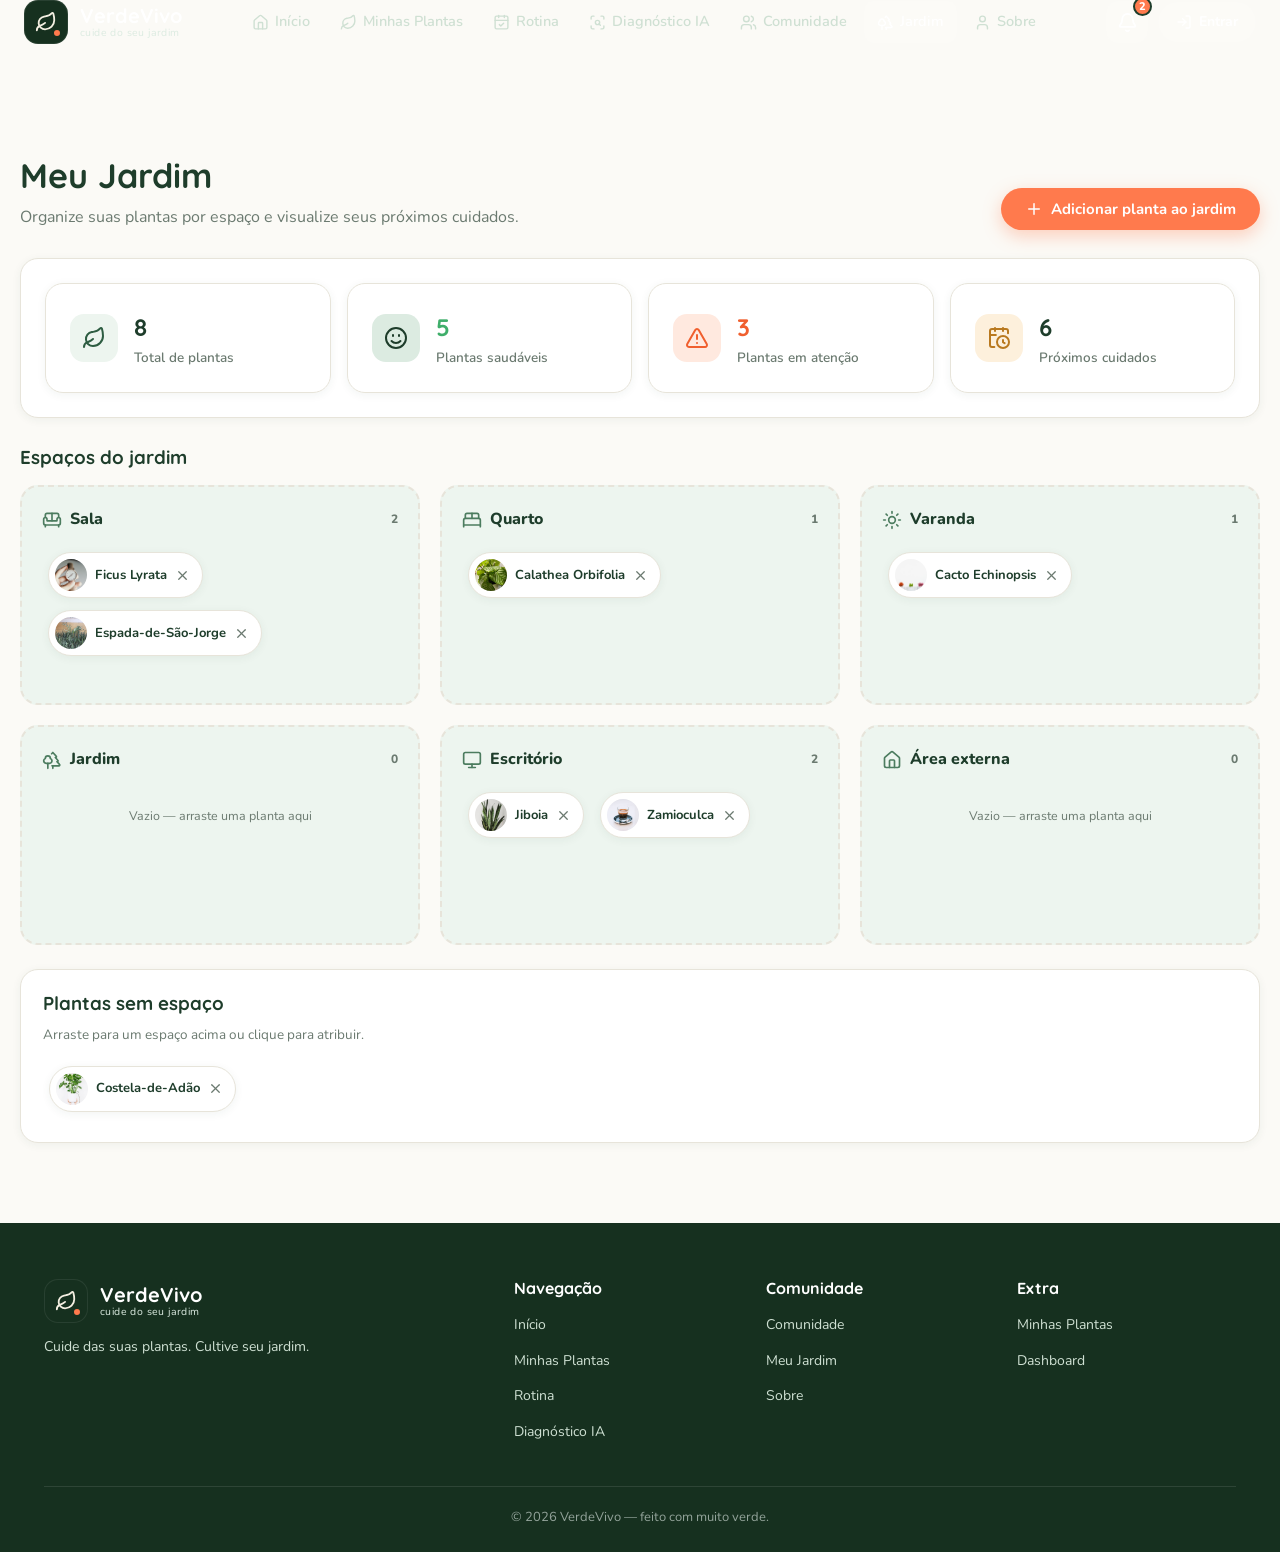
<file: garden.html>
﻿<!DOCTYPE html>
<html lang="pt-BR">
<head>
  <meta charset="UTF-8">
  <meta name="viewport" content="width=device-width, initial-scale=1.0">
  <title>Meu Jardim — VerdeVivo</title>
  <link rel="icon" type="image/svg+xml" href="assets/icons/favicon.svg">
  <link rel="preconnect" href="https://fonts.googleapis.com">
  <link rel="preconnect" href="https://fonts.gstatic.com" crossorigin>
  <link href="https://fonts.googleapis.com/css2?family=Quicksand:wght@500;600;700&family=Nunito:wght@400;600;700;800&display=swap" rel="stylesheet">
  <link rel="stylesheet" href="css/style.css">
</head>
<body>
  <div id="navbar"></div>

  <main class="main-pad" style="background:var(--bg)">
    <div class="container page-section">
      <div class="section-head">
        <div>
          <h1 class="page-title">Meu Jardim</h1>
          <p class="page-sub">Organize suas plantas por espaço e visualize seus próximos cuidados.</p>
        </div>
        <button class="btn btn-primary" data-open-plant><svg data-lucide="plus" width="18" height="18"></svg>Adicionar planta ao jardim</button>
      </div>

      <!-- Stats -->
      <div class="card" style="padding:24px;margin-bottom:28px">
        <div class="stat-panel" id="garden-stats"></div>
      </div>

      <!-- Garden visualization -->
      <h3 style="margin-bottom:16px">Espaços do jardim</h3>
      <div class="grid" style="grid-template-columns:repeat(3,1fr);gap:20px" id="garden-spaces"></div>

      <!-- Plants not assigned -->
      <div class="card mt-24" style="padding:22px">
        <h3 style="margin-bottom:10px">Plantas sem espaço</h3>
        <p class="text-muted" style="font-size:13.5px;margin-bottom:14px">Arraste para um espaço acima ou clique para atribuir.</p>
        <div id="unassigned" style="min-height:60px"></div>
      </div>
    </div>
  </main>

  <footer class="footer">
    <div class="container">
      <div class="footer-grid">
        <div>
          <a class="brand" href="index.html">
            <span class="brand-logo"><svg class="leaf" data-lucide="leaf" width="22" height="22"></svg><span class="dot"></span></span>
            <span class="brand-text"><span class="brand-name">VerdeVivo</span><span class="brand-tag">cuide do seu jardim</span></span>
          </a>
          <p class="about">Cuide das suas plantas. Cultive seu jardim.</p>
        </div>
        <div><h4>Navegação</h4><ul><li><a href="index.html">Início</a></li><li><a href="plants.html">Minhas Plantas</a></li><li><a href="routine.html">Rotina</a></li><li><a href="diagnosis.html">Diagnóstico IA</a></li></ul></div>
        <div><h4>Comunidade</h4><ul><li><a href="community.html">Comunidade</a></li><li><a href="garden.html">Meu Jardim</a></li><li><a href="profile.html">Sobre</a></li></ul></div>
        <div><h4>Extra</h4><ul><li><a href="plants.html">Minhas Plantas</a></li><li><a href="index.html">Dashboard</a></li></ul></div>
      </div>
      <div class="footer-bottom">© 2026 VerdeVivo — feito com muito verde.</div>
    </div>
  </footer>

  <div class="modal-overlay" id="assign-modal">
    <div class="modal">
      <div class="modal-head"><h3>Atribuir espaço</h3><button class="modal-close" data-close-modal><svg data-lucide="x" width="20" height="20"></svg></button></div>
      <div class="field"><label>Planta</label><select id="assign-plant"></select></div>
      <div class="field"><label>Espaço</label>
        <select id="assign-space">
          <option>Sala</option><option>Quarto</option><option>Varanda</option><option>Jardim</option><option>Escritório</option><option>Área externa</option><option>Banheiro</option>
        </select>
      </div>
      <button class="btn btn-primary btn-block" id="assign-save">Atribuir</button>
    </div>
  </div>

  <script src="js/app.js"></script>
  <script src="js/plants.js"></script>
  <script src="js/ui.js"></script>
  <script src="js/lucide.min.js"></script>
  <script>
    App.init('garden');
    UI.bindGlobalEvents();

    const SPACES = ['Sala', 'Quarto', 'Varanda', 'Jardim', 'Escritório', 'Área externa'];
    const SPACE_ICONS = { 'Sala': 'sofa', 'Quarto': 'bed-double', 'Varanda': 'sun', 'Jardim': 'trees', 'Escritório': 'monitor', 'Área externa': 'home' };

    function assignedIds() {
      const g = App.getGarden();
      return Object.values(g).flat();
    }

    function renderGarden() {
      const plants = App.getPlants();
      const garden = App.getGarden();
      const allIds = assignedIds();

      const healthy = plants.filter(p => { const c = Plants.healthStatus(p).cls; return c !== 'danger' && c !== 'warn' && !p.attention; }).length;
      const attention = plants.length - healthy;
      const pendingCares = App.getTasks().filter(t => !t.done).length;

      document.getElementById('garden-stats').innerHTML = `
        <div class="metric-card" style="display:flex;flex-direction:row;align-items:center;gap:14px;gap:16px">
          <span class="m-icon m-icon-green"><svg data-lucide="leaf" width="22" height="22"></svg></span>
          <div><div class="m-value" style="font-size:24px">${plants.length}</div><div class="m-label">Total de plantas</div></div>
        </div>
        <div class="metric-card" style="display:flex;flex-direction:row;align-items:center;gap:14px;gap:16px">
          <span class="m-icon m-icon-green" style="background:var(--green-light);color:var(--green-dark)"><svg data-lucide="smile" width="22" height="22"></svg></span>
          <div><div class="m-value" style="font-size:24px;color:var(--success)">${healthy}</div><div class="m-label">Plantas saudáveis</div></div>
        </div>
        <div class="metric-card" style="display:flex;flex-direction:row;align-items:center;gap:14px;gap:16px">
          <span class="m-icon m-icon-coral"><svg data-lucide="alert-triangle" width="22" height="22"></svg></span>
          <div><div class="m-value" style="font-size:24px;color:var(--coral-dark)">${attention}</div><div class="m-label">Plantas em atenção</div></div>
        </div>
        <div class="metric-card" style="display:flex;flex-direction:row;align-items:center;gap:14px;gap:16px">
          <span class="m-icon m-icon-warn"><svg data-lucide="calendar-clock" width="22" height="22"></svg></span>
          <div><div class="m-value" style="font-size:24px">${pendingCares}</div><div class="m-label">Próximos cuidados</div></div>
        </div>`;

      document.getElementById('garden-spaces').innerHTML = SPACES.map(sp => {
        const items = (garden[sp] || []).map(pid => plants.find(p => p.id === pid)).filter(Boolean);
        return `
          <div class="space-area" data-space="${sp}" data-drop="${sp}">
            <div class="sa-title"><svg data-lucide="${SPACE_ICONS[sp]}"></svg>${sp} <span class="text-muted" style="font-size:12px;margin-left:auto">${items.length}</span></div>
            <div class="space-plants">
              ${items.map(p => gardenPlant(p)).join('') || '<p class="text-muted" style="font-size:12.5px;text-align:center;padding:20px 0">Vazio — arraste uma planta aqui</p>'}
            </div>
          </div>`;
      }).join('');

      const unassigned = plants.filter(p => !allIds.includes(p.id));
      document.getElementById('unassigned').innerHTML = unassigned.length
        ? `<div class="flex wrap gap-8">${unassigned.map(p => gardenPlant(p, true)).join('')}</div>`
        : '<p class="text-muted" style="font-size:13px">Todas as plantas estão em um espaço.</p>';

      if (window.lucide) window.lucide.createIcons();
      bindDrag();
    }

    function gardenPlant(p, unassigned) {
      return `
        <div class="garden-plant" draggable="true" data-plant="${p.id}" ${unassigned ? 'data-unassigned' : ''}>
          <img src="${p.image}" alt="${p.name}" title="${p.name}">
          <span>${p.name}</span>
          <button class="gp-remove" data-gp-remove="${p.id}" title="Remover do espaço"><svg data-lucide="x" width="15" height="15"></svg></button>
        </div>`;
    }

    function movePlant(plantId, space) {
      const garden = App.getGarden();
      for (const k in garden) garden[k] = (garden[k] || []).filter(pid => pid !== plantId);
      if (!garden[space]) garden[space] = [];
      garden[space].push(plantId);
      App.saveGarden(garden);
      const p = Plants.getById(plantId);
      if (p) Plants.updatePlant(plantId, { space });
      renderGarden();
    }

    function bindDrag() {
      document.querySelectorAll('#garden-spaces .space-area').forEach(area => {
        area.addEventListener('dragover', (e) => { e.preventDefault(); });
        area.addEventListener('drop', (e) => {
          e.preventDefault();
          const id = e.dataTransfer.getData('text/plain');
          if (id) movePlant(id, area.getAttribute('data-space'));
        });
      });
      document.querySelectorAll('.garden-plant[data-plant]').forEach(el => {
        el.addEventListener('dragstart', (e) => {
          e.dataTransfer.setData('text/plain', el.getAttribute('data-plant'));
        });
      });
    }

    document.addEventListener('click', (e) => {
      const rm = e.target.closest('[data-gp-remove]');
      if (rm) {
        gardenRemoveFromAll(rm.getAttribute('data-gp-remove'));
        return;
      }
    });

    function gardenRemoveFromAll(id) {
      const garden = App.getGarden();
      for (const k in garden) garden[k] = (garden[k] || []).filter(pid => pid !== id);
      App.saveGarden(garden);
      const p = Plants.getById(id);
      if (p) Plants.updatePlant(id, { space: '—' });
      renderGarden();
      App.toast('Planta removida do jardim', 'Você ainda pode vê-la em Minhas Plantas.');
    }

    document.getElementById('assign-save').addEventListener('click', () => {
      const pid = document.getElementById('assign-plant').value;
      const space = document.getElementById('assign-space').value;
      if (pid) { movePlant(pid, space); App.toast('Planta atribuída', space); }
      document.getElementById('assign-modal').classList.remove('open');
    });

    // Note: gp-remove uses gardenRemoveFromAll instead of movePlant(null) to avoid issues
    document.querySelector('[data-open-plant]').addEventListener('click', (e) => {
      e.preventDefault();
      e.stopPropagation();
      const sel = document.getElementById('assign-plant');
      sel.innerHTML = App.getPlants().map(p => `<option value="${p.id}">${p.name}</option>`).join('');
      document.getElementById('assign-modal').classList.add('open');
    });

    // The global UI delegation also binds [data-open-plant]; remove its effect here by using special handler above.
    renderGarden();
    window.__refreshAll = renderGarden;
  </script>
</body>
</html>
</file>
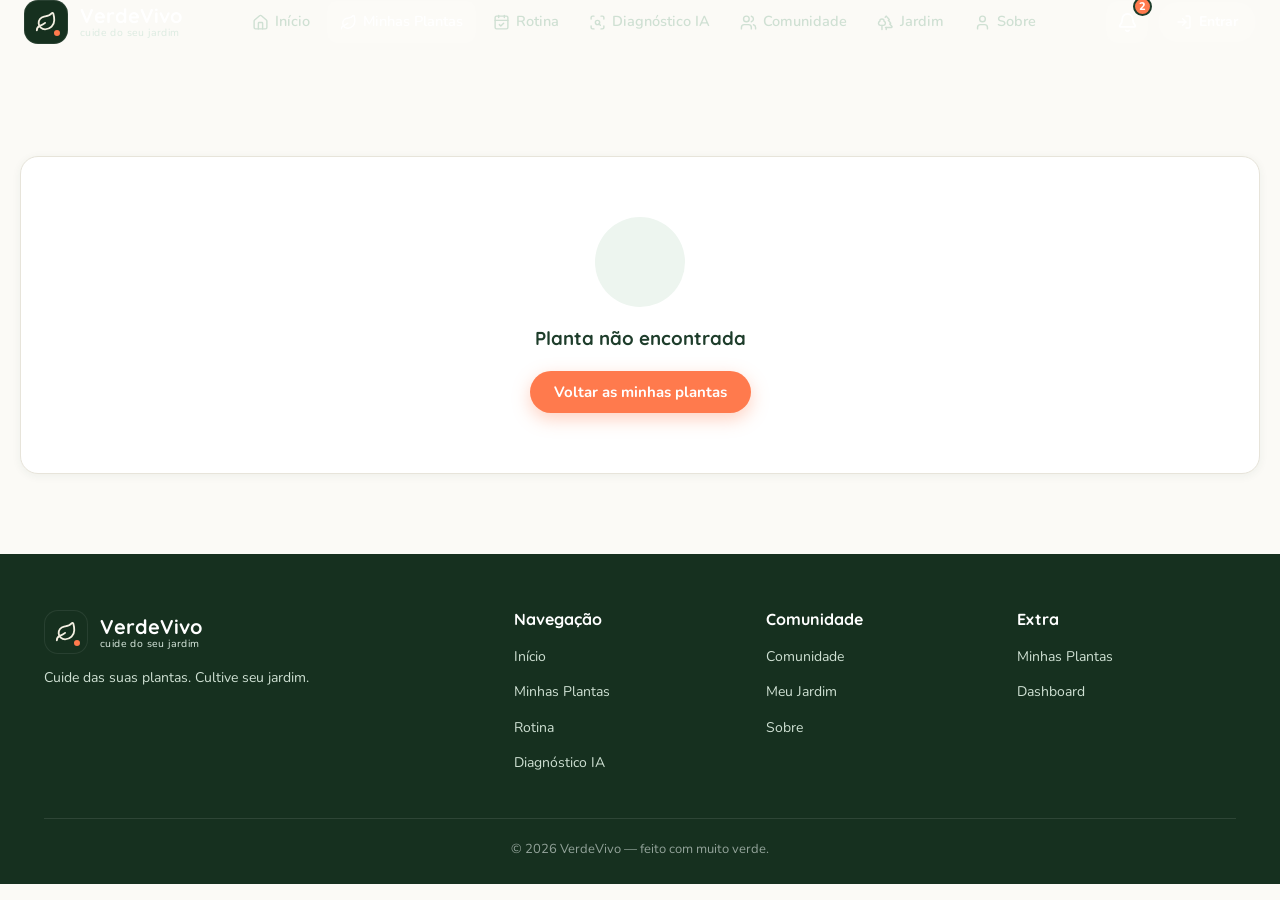
<file: plant-detail.html>
﻿<!DOCTYPE html>
<html lang="pt-BR">
<head>
  <meta charset="UTF-8">
  <meta name="viewport" content="width=device-width, initial-scale=1.0">
  <title>Detalhes da planta — VerdeVivo</title>
  <link rel="icon" type="image/svg+xml" href="assets/icons/favicon.svg">
  <link rel="preconnect" href="https://fonts.googleapis.com">
  <link rel="preconnect" href="https://fonts.gstatic.com" crossorigin>
  <link href="https://fonts.googleapis.com/css2?family=Quicksand:wght@500;600;700&family=Nunito:wght@400;600;700;800&display=swap" rel="stylesheet">
  <link rel="stylesheet" href="css/style.css">
</head>
<body>
  <div id="navbar"></div>

  <main class="main-pad" style="background:var(--bg)">
    <div class="container page-section" id="detail-root">
      <div class="skeleton" style="height:40px;width:40%;margin-bottom:20px"></div>
      <div class="skeleton" style="height:400px;border-radius:20px"></div>
    </div>
  </main>

  <footer class="footer">
    <div class="container">
      <div class="footer-grid">
        <div>
          <a class="brand" href="index.html">
            <span class="brand-logo"><svg class="leaf" data-lucide="leaf" width="22" height="22"></svg><span class="dot"></span></span>
            <span class="brand-text"><span class="brand-name">VerdeVivo</span><span class="brand-tag">cuide do seu jardim</span></span>
          </a>
          <p class="about">Cuide das suas plantas. Cultive seu jardim.</p>
        </div>
        <div>
          <h4>Navegação</h4>
          <ul><li><a href="index.html">Início</a></li><li><a href="plants.html">Minhas Plantas</a></li><li><a href="routine.html">Rotina</a></li><li><a href="diagnosis.html">Diagnóstico IA</a></li></ul>
        </div>
        <div><h4>Comunidade</h4><ul><li><a href="community.html">Comunidade</a></li><li><a href="garden.html">Meu Jardim</a></li><li><a href="profile.html">Sobre</a></li></ul></div>
        <div><h4>Extra</h4><ul><li><a href="plants.html">Minhas Plantas</a></li><li><a href="index.html">Dashboard</a></li></ul></div>
      </div>
      <div class="footer-bottom">© 2026 VerdeVivo — feito com muito verde.</div>
    </div>
  </footer>

  <div class="modal-overlay" id="measure-modal">
    <div class="modal">
      <div class="modal-head"><h3>Registrar nova medição</h3><button class="modal-close" data-close-modal><svg data-lucide="x" width="20" height="20"></svg></button></div>
      <form id="measure-form">
        <div class="field"><label>Altura atual (cm)</label><input type="number" id="m-height" min="0" step="0.5" required></div>
        <div class="field"><label>Umidade do substrato (%)</label><input type="number" id="m-hum" min="0" max="100" required></div>
        <div class="field"><label>Luz recebida (%)</label><input type="number" id="m-light" min="0" max="100" required></div>
        <div class="field"><label>Data</label><input type="date" id="m-date" value=""></div>
        <button class="btn btn-primary btn-block" type="submit">Salvar medição</button>
      </form>
    </div>
  </div>

  <script src="js/app.js"></script>
  <script src="js/plants.js"></script>
  <script src="js/ui.js"></script>
  <script src="js/chart.min.js"></script>
  <script src="js/lucide.min.js"></script>
  <script>
    App.init('plants');
    UI.bindGlobalEvents();

    const id = new URLSearchParams(location.search).get('id');
    let current = id && Plants.getById(id);

    function humidityLevel(p) {
      const h = p.humidity;
      if (h < 30) return { label: 'Nível crítico', color: 'var(--danger)' };
      if (h < 50) return { label: 'Abaixo do ideal', color: 'var(--warning)' };
      if (h <= 80) return { label: 'Nível ideal', color: 'var(--success)' };
      return { label: 'Acima do ideal', color: 'var(--info)' };
    }

    function lastFertDays(p) {
      if (!p.lastFert) return 'Nunca';
      const diff = Math.floor((Date.now() - new Date(p.lastFert)) / 86400000);
      return diff <= 0 ? 'Hoje' : `Última aplicação há ${diff} dias`;
    }

    function render() {
      const p = current;
      if (!p) {
        document.getElementById('detail-root').innerHTML = `<div class="card empty-state">
          <div class="e-icon"><svg data-lucide="search-x" width="44" height="44"></svg></div>
          <h3>Planta não encontrada</h3>
          <a class="btn btn-primary mt-16" href="plants.html">Voltar as minhas plantas</a>
        </div>`;
        return;
      }

      const hum = humidityLevel(p);
      const s = Plants.healthStatus(p);
      const lastWatered = UI.timeAgo(p.lastWatered);
      const fert = lastFertDays(p);

      document.getElementById('detail-root').innerHTML = `
        <div class="flex items-center gap-8 mb-24 wrap">
          <a class="btn btn-ghost btn-sm" href="plants.html"><svg data-lucide="arrow-left" width="16" height="16"></svg>Minhas Plantas</a>
          <span class="badge ${s.cls === 'danger' ? 'badge-danger' : s.cls === 'warn' ? 'badge-warning' : 'badge-green'}">${s.label}</span>
          ${p.favorite ? `<span class="badge badge-coral"><svg data-lucide="heart" width="13" height="13" fill="currentColor"></svg>Favorita</span>` : ''}
          <button class="btn btn-ghost btn-sm" style="margin-left:auto" data-edit-plant>Editar</button>
          <button class="btn btn-outline btn-sm" data-del-plant style="border-color:var(--danger);color:var(--danger)">Excluir</button>
        </div>

        <div class="grid" style="grid-template-columns:1.2fr 1fr;gap:28px" id="detail-grid">
          <div>
            <div style="position:relative">
              <img src="${p.image}" alt="${p.name}" style="width:100%;height:460px;object-fit:cover;border-radius:22px;box-shadow:var(--shadow)">
              <span class="badge badge-green" style="position:absolute;top:16px;left:16px">Em ${p.space}</span>
            </div>

            <div class="card mt-16" style="padding:22px">
              <h3 style="margin-bottom:18px">Histórico de desenvolvimento</h3>
              <div class="timeline">
                ${timelineHtml(p)}
              </div>
            </div>
          </div>

          <div>
            <h1 class="page-title" style="margin-bottom:2px">${p.name}</h1>
            <p class="page-sub"><em>${p.scientific}</em></p>

            <div class="card mt-24" style="padding:22px">
              <div class="grid grid-3" style="gap:16px">
                <div style="text-align:center"><div class="m-value" style="font-family:var(--font-display);font-size:26px;font-weight:700;color:var(--green-dark)">${p.ageYears.toLocaleString('pt-BR')}</div><div class="text-muted" style="font-size:12.5px">Idade (anos)</div></div>
                <div style="text-align:center"><div class="m-value" style="font-family:var(--font-display);font-size:26px;font-weight:700;color:var(--green-dark)">${p.heightCm} cm</div><div class="text-muted" style="font-size:12.5px">Altura</div></div>
                <div style="text-align:center"><div class="m-value" style="font-family:var(--font-display);font-size:26px;font-weight:700;color:var(--success)">${p.health}</div><div class="text-muted" style="font-size:12.5px">Saúde</div></div>
              </div>
            </div>

            <div class="card mt-16" style="padding:22px">
              <div class="flex items-center gap-12" style="margin-bottom:16px">
                <div class="flex items-center gap-8" style="flex:1"><svg data-lucide="droplet" width="20" height="20" style="color:var(--info)"></svg><strong>Umidade do substrato</strong></div>
                <span class="m-value" style="font-family:var(--font-display);font-size:22px;font-weight:700;color:var(--green-dark)">${p.humidity}%</span>
              </div>
              <div class="bar ${p.humidity < 30 ? 'bar-danger' : p.humidity < 50 ? 'bar-warn' : ''}"><span style="width:${Math.max(0,Math.min(100,p.humidity))}%"></span></div>
              <div class="flex justify-between mt-8" style="font-size:12.5px;color:var(--text-muted)">
                <span>Nível crítico (0–30%)</span><span style="color:var(--green-dark);font-weight:700">${hum.label}</span>
              </div>

              <hr class="divider">
              <div class="flex items-center gap-12" style="margin-bottom:16px">
                <div class="flex items-center gap-8" style="flex:1"><svg data-lucide="sun" width="20" height="20" style="color:var(--warning)"></svg><strong>Luz solar</strong></div>
                <span class="m-value" style="font-family:var(--font-display);font-size:22px;font-weight:700;color:var(--green-dark)">${p.light}%</span>
              </div>
              <div class="bar bar-coral"><span style="width:${Math.max(0,Math.min(100,p.light))}%"></span></div>

              <hr class="divider">
              <div class="flex items-center gap-12" style="margin-bottom:16px">
                <div class="flex items-center gap-8" style="flex:1"><svg data-lucide="thermometer" width="20" height="20" style="color:var(--coral)"></svg><strong>Temperatura</strong></div>
                <span class="m-value" style="font-family:var(--font-display);font-size:22px;font-weight:700;color:var(--green-dark)">${p.temperature}°C</span>
              </div>
              <div class="flex justify-between" style="font-size:12.5px;color:var(--text-muted)"><span>Ideal: 18–26°C</span><span style="color:var(--green-dark);font-weight:700">${p.temperature >= 18 && p.temperature <= 26 ? 'Confortável' : 'Fora da faixa'}</span></div>

              <hr class="divider">
              <div class="flex items-center gap-12">
                <div class="flex items-center gap-8" style="flex:1"><svg data-lucide="flask-conical" width="20" height="20" style="color:var(--green-medium)"></svg><strong>Nutrição</strong></div>
                <span class="text-muted" style="font-size:13.5px">${fert}</span>
              </div>
            </div>

            <div class="card mt-16" style="padding:22px">
              <div class="flex items-center justify-between" style="margin-bottom:12px">
                <h3>Último cuidado e próximos passos</h3>
              </div>
              <div class="flex wrap gap-8 mb-16">
                <span class="badge badge-muted"><svg data-lucide="droplet" width="13" height="13"></svg>Última rega: ${lastWatered}</span>
                ${p.lastFert ? `<span class="badge badge-muted"><svg data-lucide="flask-conical" width="13" height="13"></svg>Adubação: ${UI.timeAgo(p.lastFert)}</span>` : ''}
              </div>
              <div class="problem-row" style="background:var(--green-lighter)">
                <span class="p-icon" style="color:var(--green-medium)"><svg data-lucide="calendar-clock" width="20" height="20"></svg></span>
                <div><div class="p-title">Próximo cuidado</div><div class="p-desc">${p.nextCare || 'Regar quando o substrato estiver seco'}</div></div>
              </div>
              <button class="btn btn-primary btn-block mt-16" data-care="${p.id}">Registrar novo cuidado</button>
              <button class="btn btn-ghost btn-block mt-8" data-measure>Registrar nova medição</button>
            </div>
          </div>
        </div>

        <div class="card mt-16" style="padding:22px">
          <h3 style="margin-bottom:8px">Gráfico de crescimento</h3>
          <p class="text-muted" style="font-size:13.5px;margin-bottom:16px">Evolução da altura ao longo do tempo (cm)</p>
          <div class="chart-box"><canvas id="growth-chart"></canvas></div>
        </div>
      `;
      document.querySelector('[data-edit-plant]').addEventListener('click', () => UI.openPlantModal(p));
      document.querySelector('[data-del-plant]').addEventListener('click', () => confirmDelete(p));
      document.querySelector('[data-measure]').addEventListener('click', () => openMeasure());
      if (window.lucide) window.lucide.createIcons();
      drawChart(p);
    }

    function timelineHtml(p) {
      const items = p.history && p.history.length ? p.history : [{ type: 'Brotamento', date: App.formatDate(new Date()), desc: 'Planta em monitoramento — primeiro marco registrado.' }];
      const all = [
        { type: 'Brotamento', emoji: '🌱' },
        { type: 'Folhas novas', emoji: '🌿' },
        { type: 'Maturidade', emoji: '🌳' },
        { type: 'Floração', emoji: '🌸' },
      ];
      return all.map(stage => {
        const found = items.find(i => i.type.toLowerCase() === stage.type.toLowerCase());
        if (found) {
          return `<div class="tl-item ${stage.type === 'Floração' ? 'tl-dot-coral' : ''}">
            <div class="tl-title">${found.type} ${found.emoji}</div>
            <div class="tl-date">${found.date}</div>
            ${found.desc ? `<div class="tl-desc">${found.desc}</div>` : ''}
          </div>`;
        }
        return `<div class="tl-item" style="opacity:.55">
          <div class="tl-title">${stage.type} ${stage.emoji}</div>
          <div class="tl-date">Ainda não registrado</div>
        </div>`;
      }).join('');
    }

    function drawChart(p) {
      const ctx = document.getElementById('growth-chart');
      if (!ctx) return;
      if (window.__growthChart) window.__growthChart.destroy();
      const data = (p.measurements && p.measurements.length ? p.measurements : [{ date: App.formatDate(new Date()), height: p.heightCm }]);
      window.__growthChart = new Chart(ctx, {
        type: 'line',
        data: {
          labels: data.map(m => m.date),
          datasets: [{
            label: 'Altura (cm)',
            data: data.map(m => m.height),
            fill: true,
            tension: 0.4,
            borderColor: '#2e5d42',
            backgroundColor: 'rgba(76,124,95,0.15)',
            pointBackgroundColor: '#ff7a4d',
            pointBorderColor: '#fff',
            pointRadius: 5,
            pointHoverRadius: 7,
          }]
        },
        options: {
          responsive: true,
          maintainAspectRatio: false,
          plugins: { legend: { display: false } },
          scales: { y: { beginAtZero: false, grid: { color: '#eef0ec' } }, x: { grid: { display: false } } }
        }
      });
    }

    function openMeasure() {
      const m = document.getElementById('measure-modal');
      document.getElementById('m-height').value = current.heightCm;
      document.getElementById('m-hum').value = current.humidity;
      document.getElementById('m-light').value = current.light;
      document.getElementById('m-date').value = new Date().toISOString().slice(0, 10);
      m.classList.add('open');
    }

    document.getElementById('measure-form').addEventListener('submit', (e) => {
      e.preventDefault();
      const height = parseFloat(document.getElementById('m-height').value);
      const hum = parseFloat(document.getElementById('m-hum').value);
      const light = parseFloat(document.getElementById('m-light').value);
      const date = document.getElementById('m-date').value;
      const p = current;
      const measurements = [...(p.measurements || []), { date, height, humidity: hum, light }];
      Plants.updatePlant(p.id, { heightCm: height, humidity: hum, light, measurements });
      current = Plants.getById(p.id);
      document.getElementById('measure-modal').classList.remove('open');
      App.toast('Medição registrada!', `${p.name} agora com ${height} cm`);
      render();
    });

    function confirmDelete(p) {
      const ok = confirm(`Excluir ${p.name} definitivamente?`);
      if (!ok) return;
      Plants.deletePlant(p.id);
      App.toast('Planta excluída', p.name);
      location.href = 'plants.html';
    }

    render();
    window.__refreshPlants = render;
  </script>
</body>
</html>
</file>
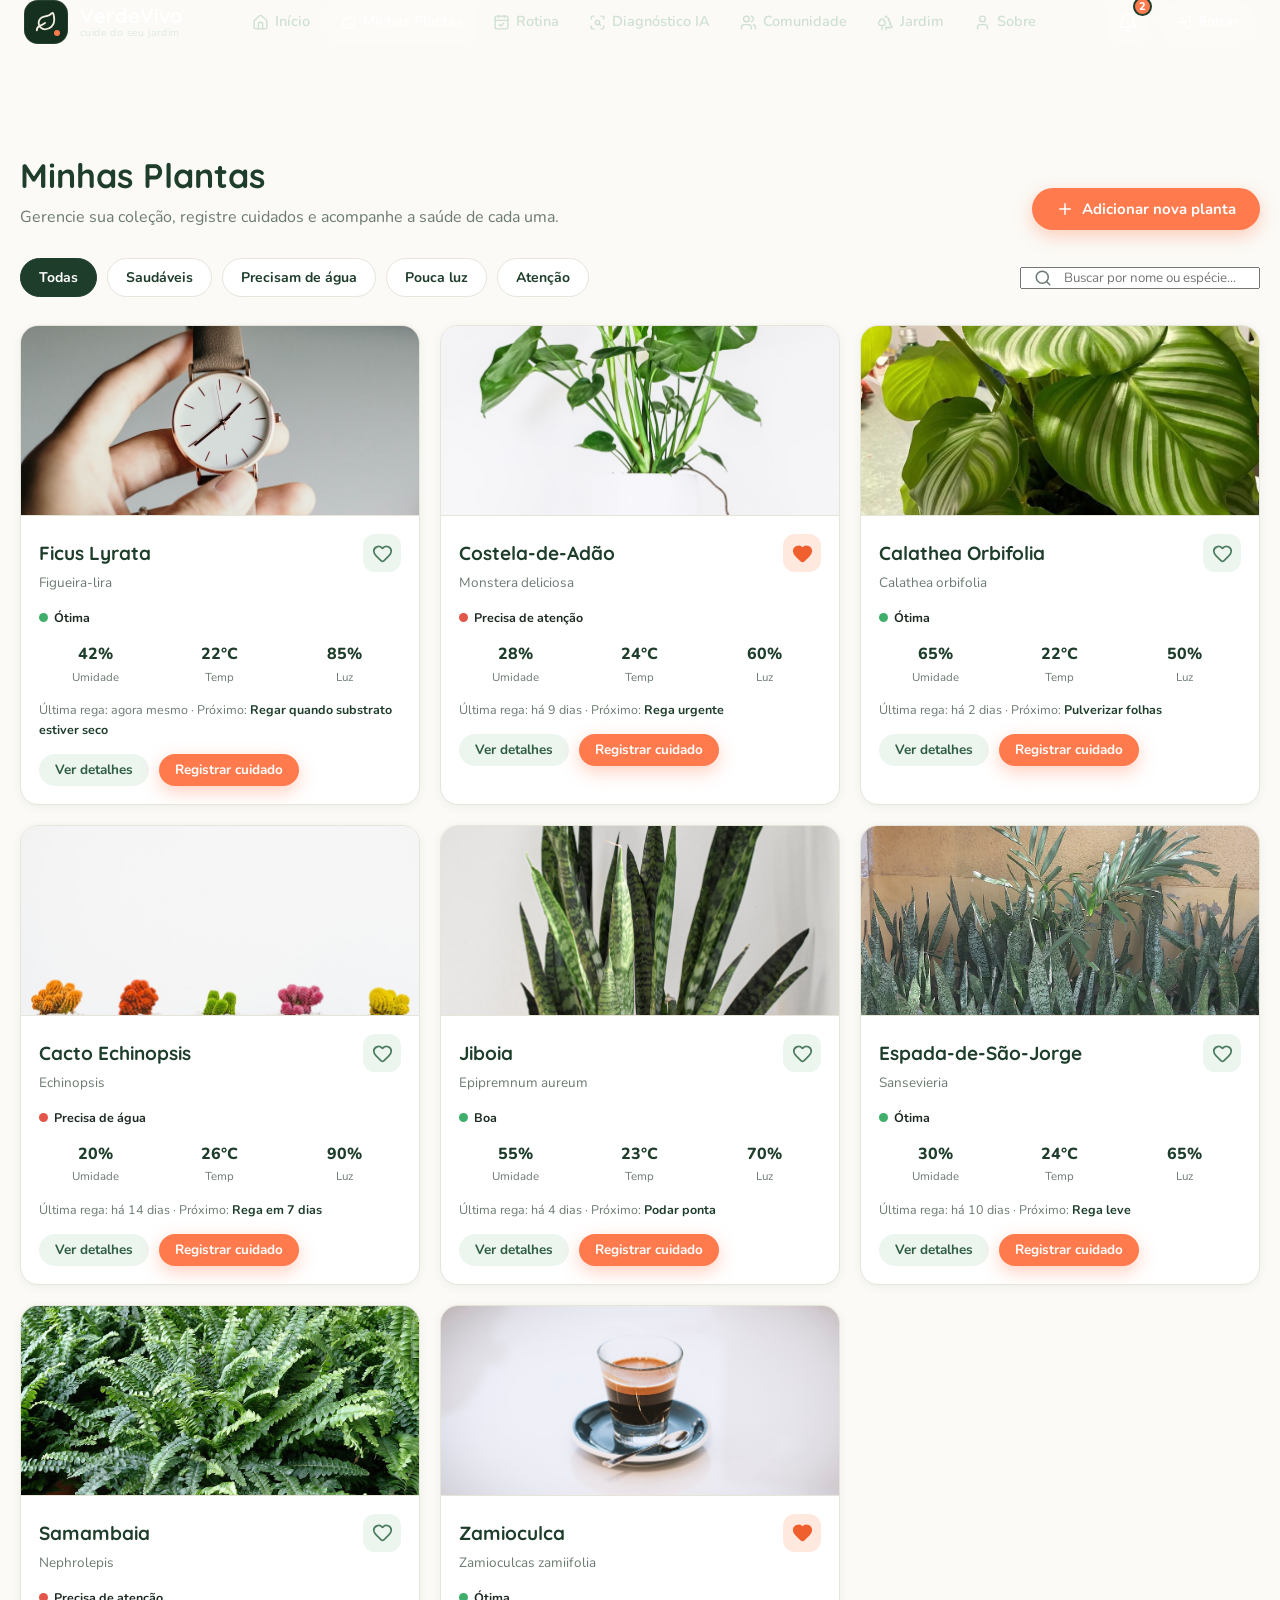
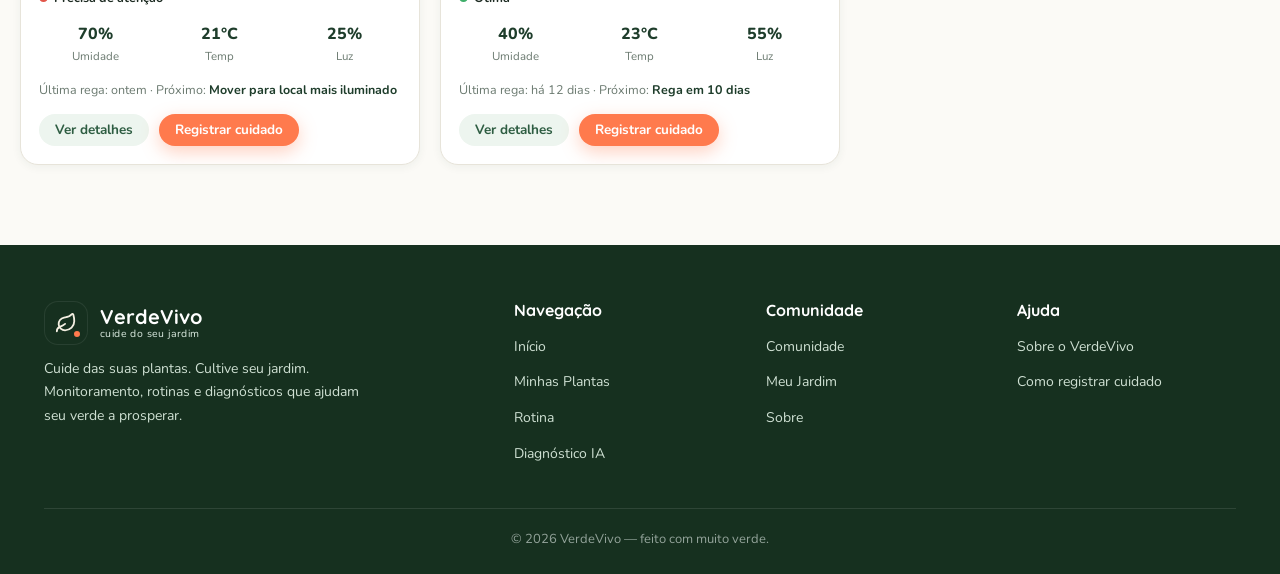
<file: plants.html>
﻿<!DOCTYPE html>
<html lang="pt-BR">
<head>
  <meta charset="UTF-8">
  <meta name="viewport" content="width=device-width, initial-scale=1.0">
  <title>Minhas Plantas — VerdeVivo</title>
  <link rel="icon" type="image/svg+xml" href="assets/icons/favicon.svg">
  <link rel="preconnect" href="https://fonts.googleapis.com">
  <link rel="preconnect" href="https://fonts.gstatic.com" crossorigin>
  <link href="https://fonts.googleapis.com/css2?family=Quicksand:wght@500;600;700&family=Nunito:wght@400;600;700;800&display=swap" rel="stylesheet">
  <link rel="stylesheet" href="css/style.css">
</head>
<body>
  <div id="navbar"></div>

  <main class="main-pad" style="background:var(--bg)">
    <div class="container page-section">
      <div class="section-head">
        <div>
          <h1 class="page-title">Minhas Plantas</h1>
          <p class="page-sub">Gerencie sua coleção, registre cuidados e acompanhe a saúde de cada uma.</p>
        </div>
        <button class="btn btn-primary" data-open-plant><svg data-lucide="plus" width="18" height="18"></svg>Adicionar nova planta</button>
      </div>

      <div class="flex wrap items-center gap-12" style="margin-bottom:28px">
        <div class="filter-tabs" id="filter-tabs">
          <button class="filter-tab active" data-filter="all">Todas</button>
          <button class="filter-tab" data-filter="healthy">Saudáveis</button>
          <button class="filter-tab" data-filter="water">Precisam de água</button>
          <button class="filter-tab" data-filter="light">Pouca luz</button>
          <button class="filter-tab" data-filter="attention">Atenção</button>
        </div>
        <div class="search-input" style="margin-left:auto;min-width:240px">
          <svg data-lucide="search" width="18" height="18"></svg>
          <input type="text" id="plant-search" placeholder="Buscar por nome ou espécie..." style="width:100%">
        </div>
      </div>

      <div class="grid grid-3" id="plants-grid"></div>
      <div id="empty-state"></div>
    </div>
  </main>

  <footer class="footer">
    <div class="container">
      <div class="footer-grid">
        <div>
          <a class="brand" href="index.html">
            <span class="brand-logo"><svg class="leaf" data-lucide="leaf" width="22" height="22"></svg><span class="dot"></span></span>
            <span class="brand-text"><span class="brand-name">VerdeVivo</span><span class="brand-tag">cuide do seu jardim</span></span>
          </a>
          <p class="about">Cuide das suas plantas. Cultive seu jardim. Monitoramento, rotinas e diagnósticos que ajudam seu verde a prosperar.</p>
        </div>
        <div>
          <h4>Navegação</h4>
          <ul><li><a href="index.html">Início</a></li><li><a href="plants.html">Minhas Plantas</a></li><li><a href="routine.html">Rotina</a></li><li><a href="diagnosis.html">Diagnóstico IA</a></li></ul>
        </div>
        <div>
          <h4>Comunidade</h4>
          <ul><li><a href="community.html">Comunidade</a></li><li><a href="garden.html">Meu Jardim</a></li><li><a href="profile.html">Sobre</a></li></ul>
        </div>
        <div>
          <h4>Ajuda</h4>
          <ul><li><a href="#" data-open-modal="about-modal">Sobre o VerdeVivo</a></li><li><a href="routine.html">Como registrar cuidado</a></li></ul>
        </div>
      </div>
      <div class="footer-bottom">© 2026 VerdeVivo — feito com muito verde.</div>
    </div>
  </footer>

  <div class="modal-overlay" id="about-modal">
    <div class="modal" style="max-width:460px">
      <div class="modal-head"><h3>Sobre o VerdeVivo</h3><button class="modal-close" data-close-modal><svg data-lucide="x" width="20" height="20"></svg></button></div>
      <p class="text-muted">O VerdeVivo ajuda você a monitorar plantas, manter rotinas de cuidado e identificar problemas através de diagnósticos visuais. Seus dados ficam salvos com segurança no seu próprio navegador.</p>
    </div>
  </div>

  <script src="js/app.js"></script>
  <script src="js/plants.js"></script>
  <script src="js/ui.js"></script>
  <script src="js/lucide.min.js"></script>
  <script>
    App.init('plants');
    UI.bindGlobalEvents();

    let currentFilter = 'all';
    let currentQuery = '';

    function render() {
      let plants = App.getPlants();

      if (currentQuery) {
        const q = currentQuery.toLowerCase();
        plants = plants.filter(p => (p.name + ' ' + p.species).toLowerCase().includes(q));
      }
      if (currentFilter === 'healthy') {
        plants = plants.filter(p => { const c = Plants.healthStatus(p).cls; return (c !== 'danger' && c !== 'warn') && !p.attention; });
      } else if (currentFilter === 'water') {
        plants = plants.filter(p => p.humidity < 30);
      } else if (currentFilter === 'light') {
        plants = plants.filter(p => p.light < 35 && p.species !== 'Cacto');
      } else if (currentFilter === 'attention') {
        plants = plants.filter(p => p.attention || Plants.healthStatus(p).cls === 'danger' || Plants.healthStatus(p).cls === 'warn');
      }

      const grid = document.getElementById('plants-grid');
      const empty = document.getElementById('empty-state');
      if (!plants.length) {
        grid.innerHTML = '';
        empty.innerHTML = `<div class="card empty-state">
          <div class="e-icon"><svg data-lucide="leaf" width="44" height="44"></svg></div>
          <h3>Nenhuma planta encontrada</h3>
          <p>Ajuste os filtros ou adicione sua primeira planta.</p>
          <button class="btn btn-primary mt-16" data-open-plant>+ Adicionar planta</button>
        </div>`;
      } else {
        empty.innerHTML = '';
        grid.innerHTML = plants.map(p => UI.plantCard(p)).join('');
      }
      if (window.lucide) window.lucide.createIcons();
    }

    document.querySelectorAll('.filter-tab').forEach(tab => {
      tab.addEventListener('click', () => {
        document.querySelectorAll('.filter-tab').forEach(t => t.classList.remove('active'));
        tab.classList.add('active');
        currentFilter = tab.getAttribute('data-filter');
        render();
      });
    });

    document.getElementById('plant-search').addEventListener('input', (e) => {
      currentQuery = e.target.value.trim();
      render();
    });

    render();
    window.__refreshPlants = render;
  </script>
</body>
</html>
</file>
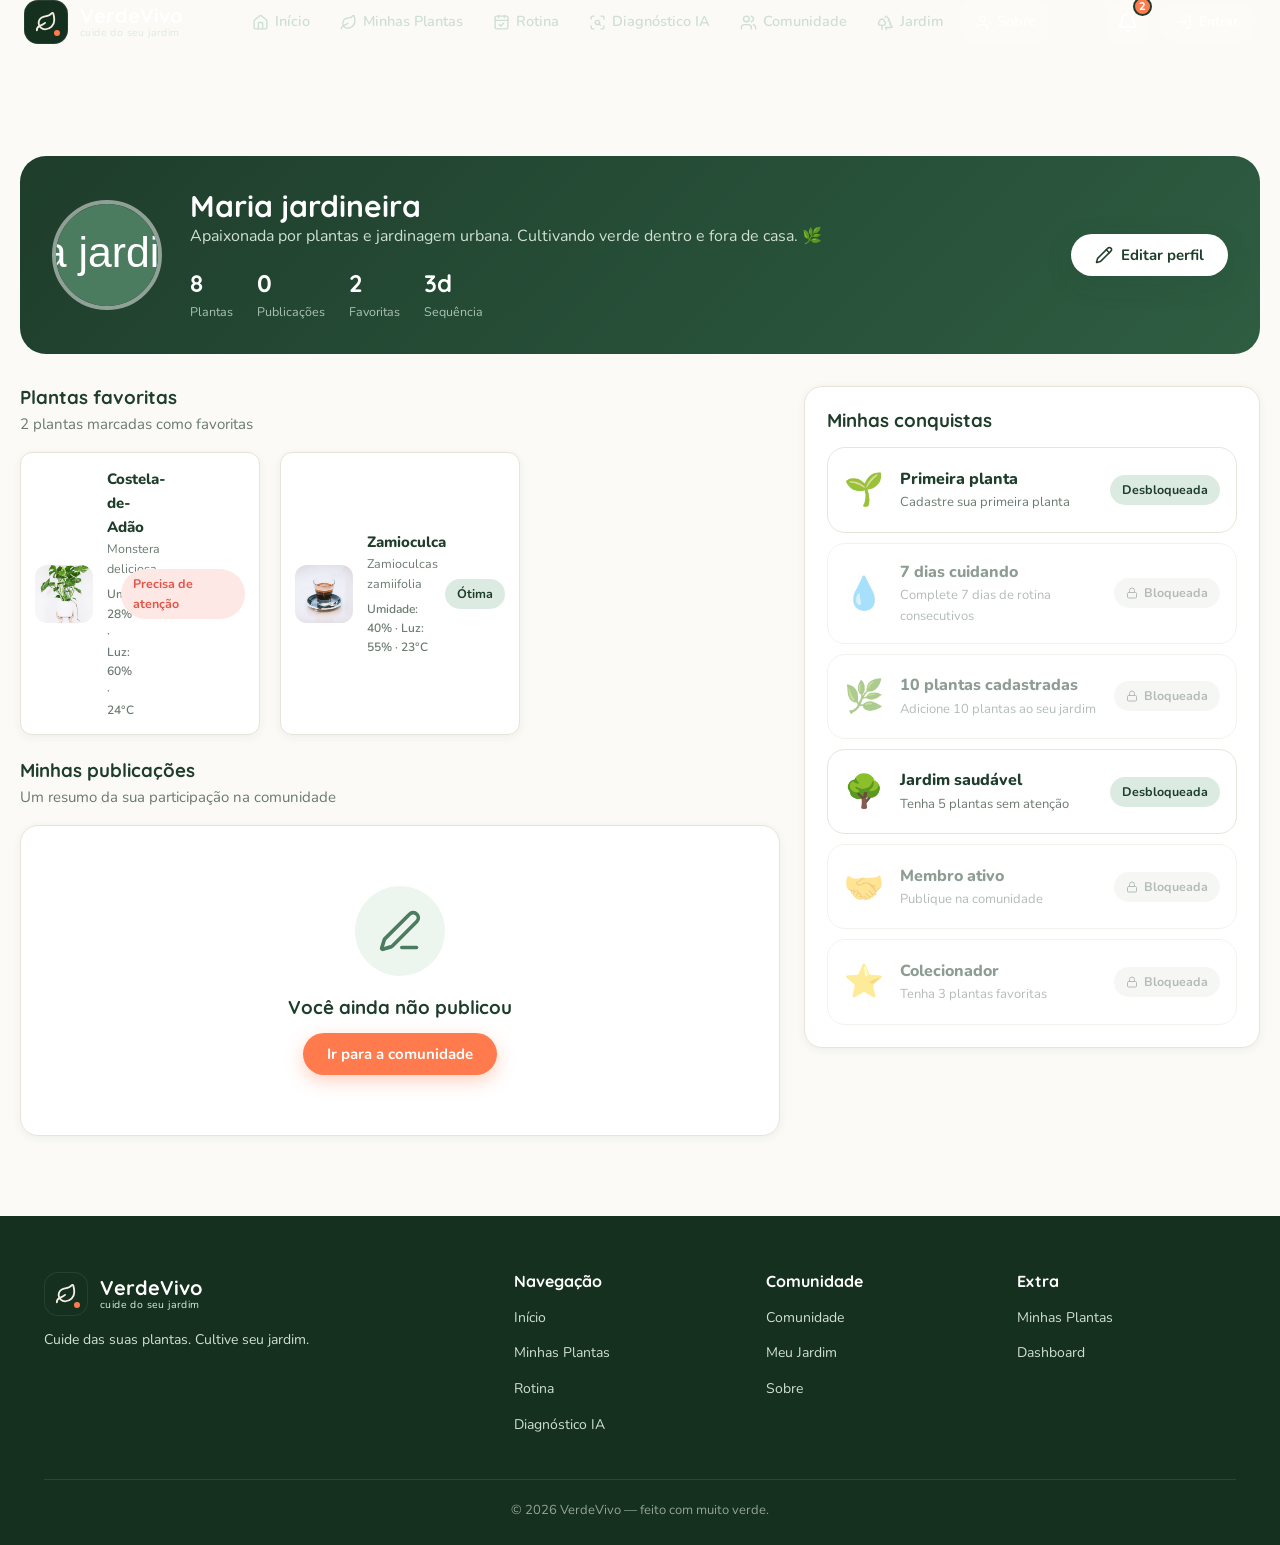
<file: profile.html>
﻿<!DOCTYPE html>
<html lang="pt-BR">
<head>
  <meta charset="UTF-8">
  <meta name="viewport" content="width=device-width, initial-scale=1.0">
  <title>Perfil — VerdeVivo</title>
  <link rel="icon" type="image/svg+xml" href="assets/icons/favicon.svg">
  <link rel="preconnect" href="https://fonts.googleapis.com">
  <link rel="preconnect" href="https://fonts.gstatic.com" crossorigin>
  <link href="https://fonts.googleapis.com/css2?family=Quicksand:wght@500;600;700&family=Nunito:wght@400;600;700;800&display=swap" rel="stylesheet">
  <link rel="stylesheet" href="css/style.css">
</head>
<body>
  <div id="navbar"></div>

  <main class="main-pad" style="background:var(--bg)">
    <div class="container page-section">
      <div class="profile-hero" id="profile-hero"></div>

      <div class="grid" style="grid-template-columns:2fr 1.2fr;gap:24px">
        <div>
          <!-- Favorite plants -->
          <div class="section-head" style="margin-bottom:16px"><div><h3>Plantas favoritas</h3><div class="sub" id="fav-sub"></div></div></div>
          <div class="grid grid-3" id="fav-grid"></div>

          <!-- My publications -->
          <div class="section-head mt-24" style="margin-bottom:16px"><div><h3>Minhas publicações</h3><div class="sub">Um resumo da sua participação na comunidade</div></div></div>
          <div id="my-posts"></div>
        </div>

        <!-- Achievements -->
        <div>
          <div class="card" style="padding:22px;position:sticky;top:calc(var(--nav-h) + 20px)">
            <div class="section-head" style="margin-bottom:16px"><div><h3>Minhas conquistas</h3></div></div>
            <div style="display:flex;flex-direction:column;gap:10px" id="badges"></div>
          </div>
        </div>
      </div>
    </div>
  </main>

  <footer class="footer">
    <div class="container">
      <div class="footer-grid">
        <div>
          <a class="brand" href="index.html">
            <span class="brand-logo"><svg class="leaf" data-lucide="leaf" width="22" height="22"></svg><span class="dot"></span></span>
            <span class="brand-text"><span class="brand-name">VerdeVivo</span><span class="brand-tag">cuide do seu jardim</span></span>
          </a>
          <p class="about">Cuide das suas plantas. Cultive seu jardim.</p>
        </div>
        <div><h4>Navegação</h4><ul><li><a href="index.html">Início</a></li><li><a href="plants.html">Minhas Plantas</a></li><li><a href="routine.html">Rotina</a></li><li><a href="diagnosis.html">Diagnóstico IA</a></li></ul></div>
        <div><h4>Comunidade</h4><ul><li><a href="community.html">Comunidade</a></li><li><a href="garden.html">Meu Jardim</a></li><li><a href="profile.html">Sobre</a></li></ul></div>
        <div><h4>Extra</h4><ul><li><a href="plants.html">Minhas Plantas</a></li><li><a href="index.html">Dashboard</a></li></ul></div>
      </div>
      <div class="footer-bottom">© 2026 VerdeVivo — feito com muito verde.</div>
    </div>
  </footer>

  <div class="modal-overlay" id="profile-modal">
    <div class="modal">
      <div class="modal-head"><h3>Editar perfil</h3><button class="modal-close" data-close-modal><svg data-lucide="x" width="20" height="20"></svg></button></div>
      <form id="profile-form">
        <div class="field"><label>Nome</label><input id="pf-name" required></div>
        <div class="field"><label>Bio</label><textarea id="pf-bio" maxlength="160"></textarea></div>
        <div class="field"><label>Foto de perfil</label>
          <input type="file" id="pf-avatar" accept="image/*">
        </div>
        <button class="btn btn-primary btn-block" type="submit">Salvar perfil</button>
      </form>
    </div>
  </div>

  <script src="js/app.js"></script>
  <script src="js/plants.js"></script>
  <script src="js/ui.js"></script>
  <script src="js/routine.js"></script>
  <script src="js/community.js"></script>
  <script src="js/lucide.min.js"></script>
  <script>
    App.init('profile');
    UI.bindGlobalEvents();

    function render() {
      const me = App.getProfile();
      const plants = App.getPlants();
      const posts = App.getPosts();
      const myPosts = posts.filter(p => p.userId === Community.ME_ID);
      const favs = plants.filter(p => p.favorite);
      const streak = window.Routine ? window.Routine.streak() : 0;

      const hero = document.getElementById('profile-hero');
      hero.innerHTML = `
        <img class="ph-avatar" src="${me.avatar || App.avatarFor(me.name)}" alt="foto de ${me.name}">
        <div style="flex:1;min-width:220px">
          <h2>${me.name}</h2>
          <p class="ph-bio">${me.bio}</p>
          <div class="ph-stats">
            <div class="ph-stat"><div class="v">${plants.length}</div><div class="l">Plantas</div></div>
            <div class="ph-stat"><div class="v">${myPosts.length}</div><div class="l">Publicações</div></div>
            <div class="ph-stat"><div class="v">${favs.length}</div><div class="l">Favoritas</div></div>
            <div class="ph-stat"><div class="v">${streak}d</div><div class="l">Sequência</div></div>
          </div>
        </div>
        <button class="btn btn-light" data-edit-profile><svg data-lucide="pencil" width="16" height="16"></svg>Editar perfil</button>`;
      document.getElementById('profile-hero').querySelector('[data-edit-profile]').addEventListener('click', openEditModal);

      document.getElementById('fav-sub').textContent = favs.length ? `${favs.length} plantas marcadas como favoritas` : 'Toque no coração em uma planta para favoritar';
      document.getElementById('fav-grid').innerHTML = favs.length
        ? favs.map(p => UI.miniCard(p)).join('')
        : `<div class="card empty-state" style="grid-column:1/-1"><div class="e-icon"><svg data-lucide="heart" width="44" height="44"></svg></div><h3>Sem favoritas ainda</h3></div>`;

      document.getElementById('my-posts').innerHTML = myPosts.length
        ? myPosts.map(p => Community.postHtml(p)).join('')
        : `<div class="card empty-state"><div class="e-icon"><svg data-lucide="edit-3" width="44" height="44"></svg></div><h3>Você ainda não publicou</h3><a class="btn btn-primary mt-8" href="community.html">Ir para a comunidade</a></div>`;

      // Achievements
      const badges = buildBadges(plants, favs, streak, myPosts.length);
      document.getElementById('badges').innerHTML = badges;
      if (window.lucide) window.lucide.createIcons();
    }

    function buildBadges(plants, favs, streak, postCount) {
      const defs = [
        { icon: '🌱', title: 'Primeira planta', desc: 'Cadastre sua primeira planta', unlocked: plants.length >= 1 },
        { icon: '💧', title: '7 dias cuidando', desc: 'Complete 7 dias de rotina consecutivos', unlocked: streak >= 7 },
        { icon: '🌿', title: '10 plantas cadastradas', desc: 'Adicione 10 plantas ao seu jardim', unlocked: plants.length >= 10 },
        { icon: '🌳', title: 'Jardim saudável', desc: 'Tenha 5 plantas sem atenção', unlocked: plants.filter(p => !p.attention && Plants.healthStatus(p).cls !== 'danger').length >= 5 },
        { icon: '🤝', title: 'Membro ativo', desc: 'Publique na comunidade', unlocked: postCount >= 1 },
        { icon: '⭐', title: 'Colecionador', desc: 'Tenha 3 plantas favoritas', unlocked: favs.length >= 3 },
      ];
      return defs.map(b => `
        <div class="achievement ${b.unlocked ? '' : 'locked'}">
          <span class="a-icon">${b.icon}</span>
          <div><div class="a-title">${b.title}</div><div class="a-desc">${b.desc}</div></div>
          ${b.unlocked ? '<span class="badge badge-green" style="margin-left:auto">Desbloqueada</span>' : '<span class="badge badge-muted" style="margin-left:auto"><svg data-lucide="lock" width="12" height="12"></svg>Bloqueada</span>'}
        </div>`).join('');
    }

    function openEditModal() {
      const me = App.getProfile();
      document.getElementById('pf-name').value = me.name;
      document.getElementById('pf-bio').value = me.bio;
      document.getElementById('pf-avatar').value = '';
      document.getElementById('profile-modal').classList.add('open');
    }

    document.getElementById('profile-form').addEventListener('submit', (e) => {
      e.preventDefault();
      const me = App.getProfile();
      me.name = document.getElementById('pf-name').value.trim() || me.name;
      me.bio = document.getElementById('pf-bio').value.trim();
      const file = document.getElementById('pf-avatar').files[0];
      if (file) {
        const reader = new FileReader();
        reader.onload = (ev) => {
          me.avatar = ev.target.result;
          App.saveProfile(me);
          App.toast('Perfil salvo!', 'Foto atualizada.');
          render();
          if (window.App.buildNavbar) App.buildNavbar('profile');
        };
        reader.readAsDataURL(file);
      } else {
        App.saveProfile(me);
        App.toast('Perfil salvo!', 'Suas informações foram atualizadas.');
        render();
      }
      document.getElementById('profile-modal').classList.remove('open');
    });

    render();
    window.__refreshAll = render;
  </script>
</body>
</html>
</file>
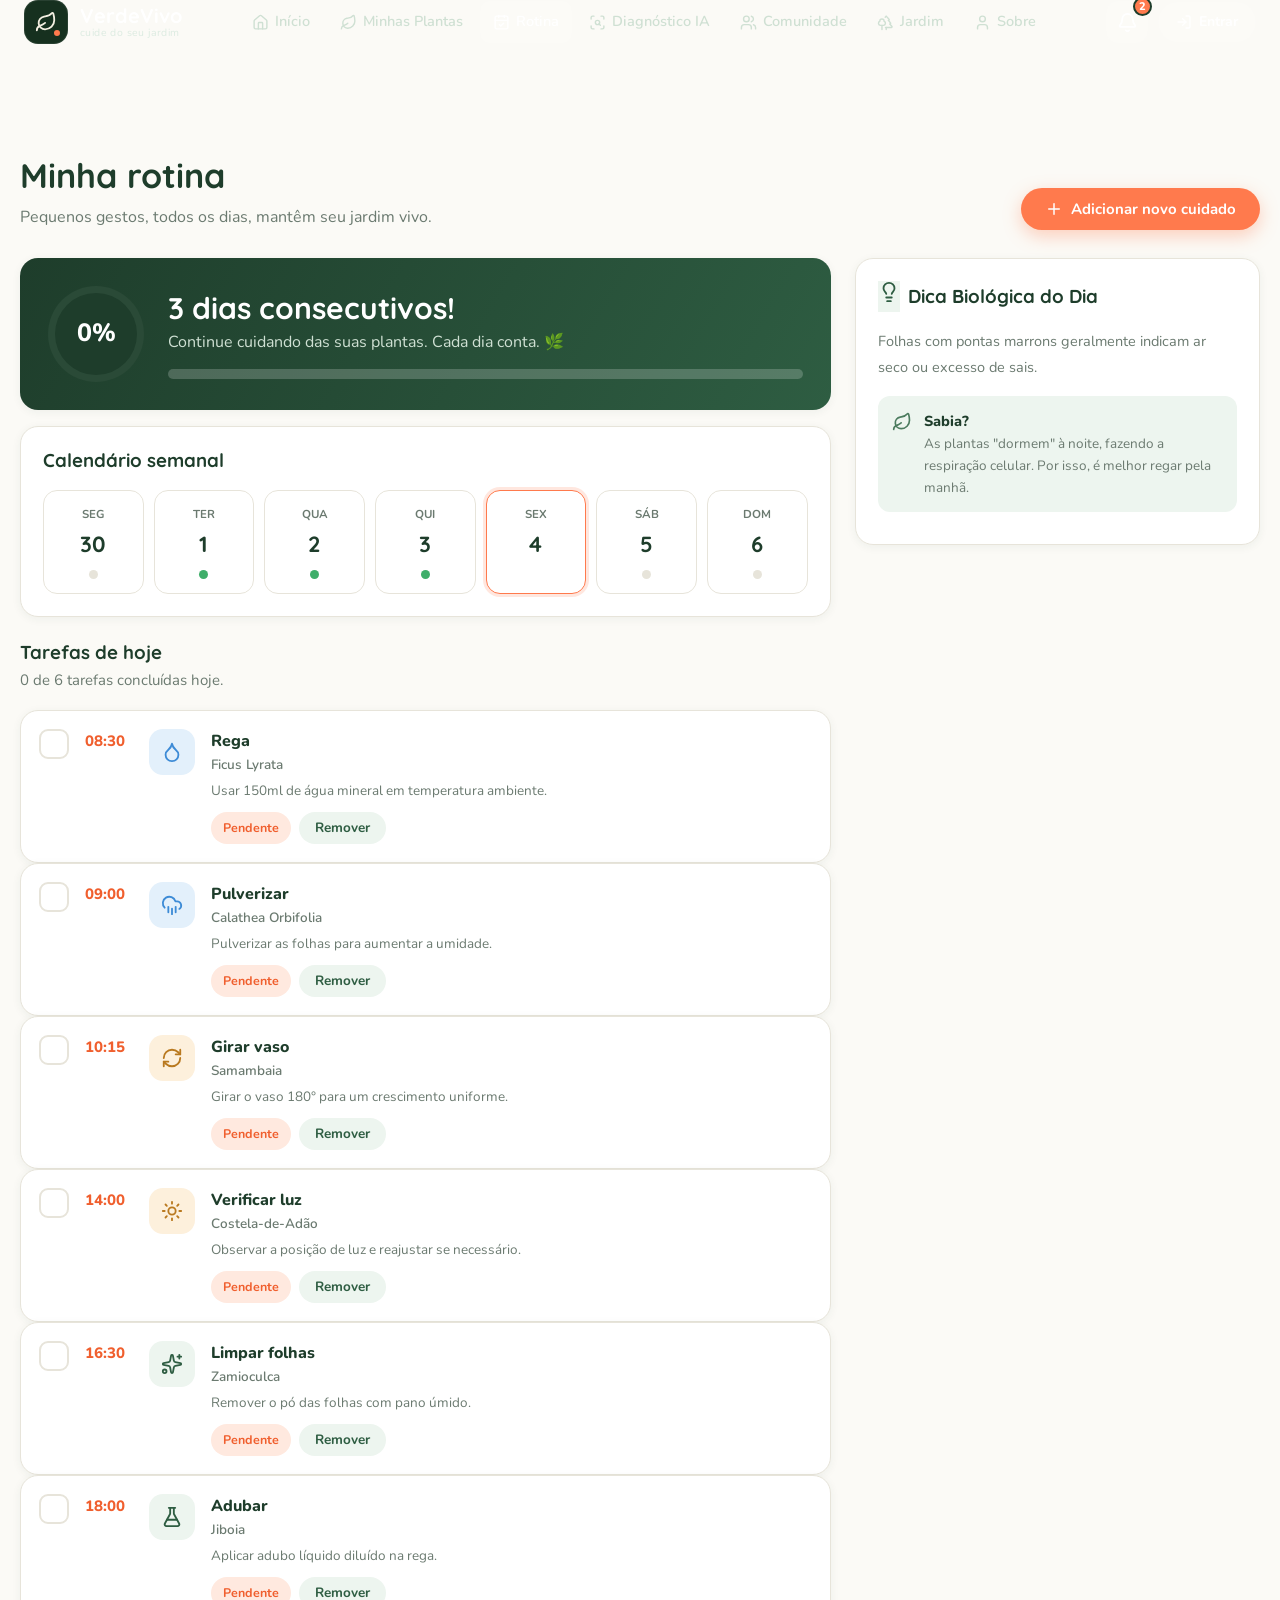
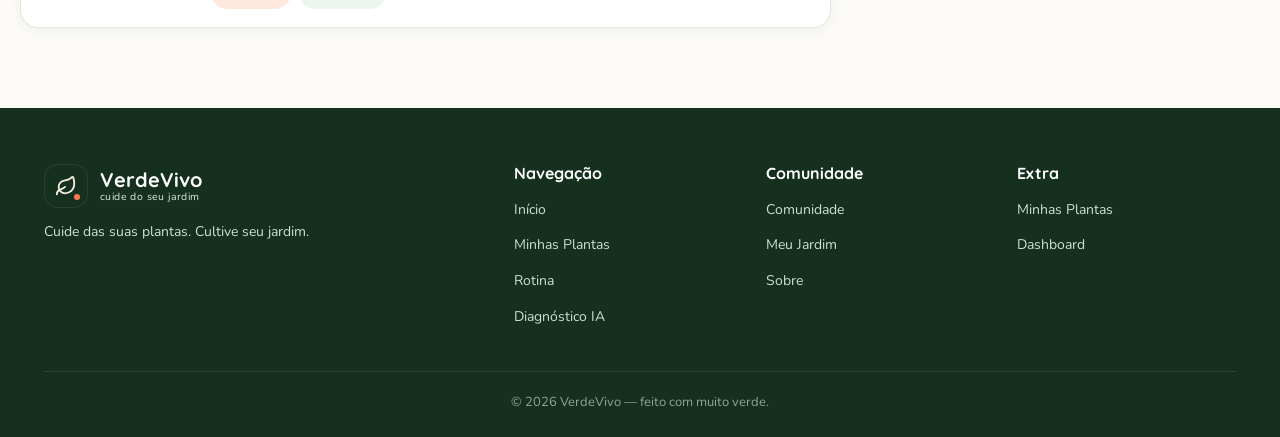
<file: routine.html>
﻿<!DOCTYPE html>
<html lang="pt-BR">
<head>
  <meta charset="UTF-8">
  <meta name="viewport" content="width=device-width, initial-scale=1.0">
  <title>Minha rotina — VerdeVivo</title>
  <link rel="icon" type="image/svg+xml" href="assets/icons/favicon.svg">
  <link rel="preconnect" href="https://fonts.googleapis.com">
  <link rel="preconnect" href="https://fonts.gstatic.com" crossorigin>
  <link href="https://fonts.googleapis.com/css2?family=Quicksand:wght@500;600;700&family=Nunito:wght@400;600;700;800&display=swap" rel="stylesheet">
  <link rel="stylesheet" href="css/style.css">
</head>
<body>
  <div id="navbar"></div>

  <main class="main-pad" style="background:var(--bg)">
    <div class="container page-section">
      <div class="section-head">
        <div>
          <h1 class="page-title">Minha rotina</h1>
          <p class="page-sub">Pequenos gestos, todos os dias, mantêm seu jardim vivo.</p>
        </div>
        <button class="btn btn-primary" data-add-task><svg data-lucide="plus" width="18" height="18"></svg>Adicionar novo cuidado</button>
      </div>

      <div class="grid" style="grid-template-columns:2fr 1fr;gap:24px">
        <div>
          <!-- Streak -->
          <div class="card" style="background:linear-gradient(120deg,var(--green-dark),var(--green-medium-2));color:#fff;padding:28px;border:none;display:flex;align-items:center;gap:24px;flex-wrap:wrap">
            <div class="ring" id="streak-ring" style="--size:96px;--p:0;--ring-color:#ff7a4d;flex-shrink:0;background:#2a4a37">
              <div class="ring-inner" id="streak-pct" style="background:#1e3d2b;color:#fff">0%</div>
            </div>
            <div style="flex:1;min-width:200px">
              <h2 style="color:#fff;font-size:30px"><span id="streak-val">0</span> dias consecutivos!</h2>
              <p style="color:#cfe0d3;margin-top:4px">Continue cuidando das suas plantas. Cada dia conta. 🌿</p>
              <div class="bar" style="background:rgba(255,255,255,0.2);margin-top:14px"><span id="streak-bar" style="width:0%;background:var(--coral)"></span></div>
            </div>
          </div>

          <!-- Weekly calendar -->
          <div class="card mt-16" style="padding:22px">
            <h3 style="margin-bottom:18px">Calendário semanal</h3>
            <div class="cal-week" id="cal-week"></div>
          </div>

          <!-- Tasks -->
          <div class="mt-24">
            <div class="section-head" style="margin-bottom:18px">
              <div><h3>Tarefas de hoje</h3><div class="sub" id="task-sub">Nenhuma tarefa pendente concluída.</div></div>
            </div>
            <div id="task-list"></div>
          </div>
        </div>

        <!-- Sidebar: tip -->
        <div>
          <div class="card" style="padding:22px;position:sticky;top:calc(var(--nav-h) + 20px)">
            <div class="flex items-center gap-8 mb-16">
              <span class="m-icon m-icon-green"><svg data-lucide="lightbulb" width="22" height="22"></svg></span>
              <h3 style="margin-bottom:0">Dica Biológica do Dia</h3>
            </div>
            <p class="text-muted" style="font-size:14.5px;line-height:1.8" id="bio-tip"></p>
            <div class="problem-row mt-16" style="background:var(--green-lighter)">
              <span class="p-icon" style="color:var(--green-medium)"><svg data-lucide="leaf" width="20" height="20"></svg></span>
              <div><div class="p-title">Sabia?</div><div class="p-desc">As plantas "dormem" à noite, fazendo a respiração celular. Por isso, é melhor regar pela manhã.</div></div>
            </div>
          </div>
        </div>
      </div>
    </div>
  </main>

  <footer class="footer">
    <div class="container">
      <div class="footer-grid">
        <div>
          <a class="brand" href="index.html">
            <span class="brand-logo"><svg class="leaf" data-lucide="leaf" width="22" height="22"></svg><span class="dot"></span></span>
            <span class="brand-text"><span class="brand-name">VerdeVivo</span><span class="brand-tag">cuide do seu jardim</span></span>
          </a>
          <p class="about">Cuide das suas plantas. Cultive seu jardim.</p>
        </div>
        <div><h4>Navegação</h4><ul><li><a href="index.html">Início</a></li><li><a href="plants.html">Minhas Plantas</a></li><li><a href="routine.html">Rotina</a></li><li><a href="diagnosis.html">Diagnóstico IA</a></li></ul></div>
        <div><h4>Comunidade</h4><ul><li><a href="community.html">Comunidade</a></li><li><a href="garden.html">Meu Jardim</a></li><li><a href="profile.html">Sobre</a></li></ul></div>
        <div><h4>Extra</h4><ul><li><a href="plants.html">Minhas Plantas</a></li><li><a href="index.html">Dashboard</a></li></ul></div>
      </div>
      <div class="footer-bottom">© 2026 VerdeVivo — feito com muito verde.</div>
    </div>
  </footer>

  <div class="modal-overlay" id="task-modal">
    <div class="modal">
      <div class="modal-head"><h3>Adicionar cuidado</h3><button class="modal-close" data-close-modal><svg data-lucide="x" width="20" height="20"></svg></button></div>
      <form id="task-form">
        <div class="grid grid-2" style="gap:14px">
          <div class="field"><label>Tipo</label>
            <select id="tf-type">
              <option>Rega</option><option>Adubar</option><option>Podar</option><option>Girar vaso</option><option>Verificar luz</option><option>Pulverizar</option><option>Limpar folhas</option>
            </select>
          </div>
          <div class="field"><label>Planta</label>
            <select id="tf-plant"><option value="">Todas</option></select>
          </div>
        </div>
        <div class="grid grid-2" style="gap:14px">
          <div class="field"><label>Horário</label><input type="time" id="tf-time" value="10:00" required></div>
          <div class="field"><label>Planta do jardim</label><input id="tf-plantname" placeholder="Ex: Ficus Lyrata"></div>
        </div>
        <div class="field"><label>Descrição</label><textarea id="tf-desc" placeholder="Ex: usar 150ml de água mineral"></textarea></div>
        <button class="btn btn-primary btn-block" type="submit">Adicionar à rotina</button>
      </form>
    </div>
  </div>

  <script src="js/app.js"></script>
  <script src="js/plants.js"></script>
  <script src="js/ui.js"></script>
  <script src="js/routine.js"></script>
  <script src="js/lucide.min.js"></script>
  <script>
    App.init('routine');
    UI.bindGlobalEvents();

    const TIPS = [
      'Regue pela manhã: reduz o risco de fungos e dá tempo das folhas secarem antes da noite.',
      'Folhas amareladas podem indicar excesso de água. Toque o substrato antes de regar.',
      'Gire seus vasos semanalmente para que todas as folhas recebam luz uniformemente.',
      'No inverno, reduza a rega: o metabolismo das plantas desacelera.',
      'Folhas com pontas marrons geralmente indicam ar seco ou excesso de sais.',
      'Misture substrato com perlita ou carvão para melhorar a drenagem.',
      'Algumas plantas, como a jiboia, purificam o ar e toleram mais sombra.',
    ];

    function progressPct() {
      const todays = Routine.getTasksOrDefault();
      if (!todays.length) return 0;
      return Math.round(todays.filter(t => t.done).length / todays.length * 100);
    }

    function streakVal() { return Routine.streak(); }

    function render() {
      document.getElementById('cal-week').innerHTML = Routine.calendarHtml();
      const todays = Routine.getTasksOrDefault();
      const done = todays.filter(t => t.done).length;
      document.getElementById('task-sub').textContent = `${done} de ${todays.length} tarefas concluídas hoje.`;
      document.getElementById('task-list').innerHTML = todays.length
        ? todays.map(t => Routine.taskCard(t)).join('')
        : `<div class="card empty-state"><div class="e-icon"><svg data-lucide="party-popper" width="44" height="44"></svg></div><h3>Nenhuma tarefa hoje!</h3><p>Aproveite para adicionar um novo cuidado.</p></div>`;
      document.getElementById('bio-tip').textContent = TIPS[new Date().getDate() % TIPS.length];
      if (window.lucide) window.lucide.createIcons();
      syncStreakPanel();
    }

    function syncStreakPanel() {
      const p = progressPct();
      const ring = document.getElementById('streak-ring');
      if (ring) {
        ring.style.setProperty('--p', p);
        document.getElementById('streak-pct').textContent = p + '%';
        document.getElementById('streak-bar').style.width = p + '%';
        document.getElementById('streak-val').textContent = streakVal();
      }
    }

    document.addEventListener('click', (e) => {
      const t = e.target.closest('[data-toggle-task]');
      if (t) {
        const id = t.getAttribute('data-toggle-task');
        const task = App.getTasks().find(x => x.id === id);
        if (task) {
          Routine.saveTask(id, { done: !task.done });
          const todays = Routine.getTasksOrDefault();
          if (todays.filter(x => x.done).length === todays.length && todays.length) App.toast('Rotina concluída! 🎉', 'Todas as tarefas de hoje foram feitas.');
          render();
        }
        return;
      }
      const r = e.target.closest('[data-remove-task]');
      if (r) {
        const id = r.getAttribute('data-remove-task');
        const tasks = App.getTasks().filter(x => x.id !== id);
        App.saveTasks(tasks);
        Routine.syncRoutine(tasks);
        render();
        App.toast('Tarefa removida', 'Cuidado excluído da rotina.');
      }
    });

    document.querySelector('[data-add-task]').addEventListener('click', () => {
      const sel = document.getElementById('tf-plant');
      sel.innerHTML = '<option value="">Todas</option>' + App.getPlants().map(p => `<option value="${p.id}">${p.name}</option>`).join('');
      document.getElementById('task-modal').classList.add('open');
    });

    document.getElementById('task-form').addEventListener('submit', (e) => {
      e.preventDefault();
      const type = document.getElementById('tf-type').value;
      const plantSel = document.getElementById('tf-plant').value;
      const plantName = document.getElementById('tf-plantname').value.trim() || (plantSel ? Plants.getById(plantSel).name : type);
      const time = document.getElementById('tf-time').value;
      const desc = document.getElementById('tf-desc').value.trim() || '';
      Routine.addTask({ type, plant: plantName, plantId: plantSel || null, time, desc });
      document.getElementById('task-modal').classList.remove('open');
      App.toast('Cuidado adicionado!', `${type} · ${plantName} · ${time}`);
      render();
    });

    render();
    window.__refreshAll = render;
    window.__refreshPlants = render;
  </script>
</body>
</html>
</file>
<file: css/style.css>
/* ============================================================
   VerdeVivo - Design System & Base Styles
   ============================================================ */

:root {
  /* Brand colors */
  --green-dark: #1e3d2b;
  --green-dark-2: #16301f;
  --green-medium: #4c7c5f;
  --green-medium-2: #2e5d42;
  --green-light: #dcebe1;
  --green-lighter: #edf5ef;
  --coral: #ff7a4d;
  --coral-dark: #f05f2e;
  --coral-light: #ffe9df;

  /* Neutrals */
  --white: #ffffff;
  --off-white: #fafaf7;
  --cream: #f7f5ee;
  --bg: #fbfaf6;
  --text: #1d2b22;
  --text-muted: #6b7a70;
  --text-light: #93a39a;
  --border: #e7e4da;
  --card-bg: #ffffff;

  /* Status colors */
  --success: #3fae6a;
  --warning: #f0a53a;
  --danger: #e2564a;
  --info: #3d8bd6;

  /* Shape & shadows */
  --radius: 18px;
  --radius-sm: 12px;
  --radius-lg: 26px;
  --shadow-sm: 0 2px 10px rgba(30, 61, 43, 0.06);
  --shadow: 0 8px 30px rgba(30, 61, 43, 0.10);
  --shadow-lg: 0 18px 50px rgba(30, 61, 43, 0.16);

  /* Typography */
  --font: 'Nunito', system-ui, -apple-system, 'Segoe UI', sans-serif;
  --font-display: 'Quicksand', var(--font);

  --nav-h: 72px;
  --transition: 0.25s ease;
}

* { box-sizing: border-box; margin: 0; padding: 0; }

html { scroll-behavior: smooth; }

body {
  font-family: var(--font);
  background: var(--bg);
  color: var(--text);
  line-height: 1.6;
  -webkit-font-smoothing: antialiased;
  font-size: 16px;
}

h1, h2, h3, h4, h5 {
  font-family: var(--font-display);
  font-weight: 700;
  line-height: 1.2;
  color: var(--green-dark);
}

img { max-width: 100%; display: block; }

a { color: var(--green-medium-2); text-decoration: none; }
a:hover { color: var(--green-dark); }

button { font-family: var(--font); cursor: pointer; }
button:disabled { cursor: not-allowed; opacity: 0.6; }

input, select, textarea { font-family: var(--font); }

.container {
  width: 100%;
  max-width: 1240px;
  margin: 0 auto;
  padding: 0 24px;
}

.section { padding: 56px 0; }
.section-sm { padding: 24px 0; }

/* ---------- Buttons ---------- */
.btn {
  display: inline-flex;
  align-items: center;
  justify-content: center;
  gap: 8px;
  padding: 12px 24px;
  border-radius: 999px;
  font-weight: 700;
  font-size: 15px;
  border: none;
  transition: var(--transition);
  white-space: nowrap;
  line-height: 1.2;
}

.btn svg { width: 18px; height: 18px; }

.btn-primary {
  background: var(--coral);
  color: #fff;
  box-shadow: 0 6px 18px rgba(255, 122, 77, 0.35);
}
.btn-primary:hover { background: var(--coral-dark); transform: translateY(-1px); box-shadow: 0 8px 22px rgba(255, 122, 77, 0.45); }

.btn-green {
  background: var(--green-medium);
  color: #fff;
}
.btn-green:hover { background: var(--green-medium-2); transform: translateY(-1px); }

.btn-outline {
  background: transparent;
  color: var(--green-dark);
  border: 2px solid var(--green-dark);
}
.btn-outline:hover { background: var(--green-dark); color: #fff; }

.btn-ghost {
  background: var(--green-lighter);
  color: var(--green-medium-2);
}
.btn-ghost:hover { background: var(--green-light); }

.btn-light {
  background: #fff;
  color: var(--green-dark);
  box-shadow: var(--shadow);
}
.btn-light:hover { transform: translateY(-1px); }

.btn-sm { padding: 8px 16px; font-size: 13.5px; }
.btn-block { width: 100%; }

/* ---------- Cards ---------- */
.card {
  background: var(--card-bg);
  border-radius: var(--radius);
  box-shadow: var(--shadow-sm);
  border: 1px solid var(--border);
  overflow: hidden;
  transition: var(--transition);
}

.card-hover:hover {
  transform: translateY(-4px);
  box-shadow: var(--shadow);
}

/* ---------- Badges ---------- */
.badge {
  display: inline-flex;
  align-items: center;
  gap: 6px;
  padding: 5px 12px;
  border-radius: 999px;
  font-size: 12.5px;
  font-weight: 700;
}
.badge-green { background: var(--green-light); color: var(--green-dark); }
.badge-warning { background: #fdf0dc; color: #b9791f; }
.badge-danger { background: #fde8e5; color: var(--danger); }
.badge-info { background: #e3f0fb; color: var(--info); }
.badge-muted { background: #eef0ec; color: var(--text-muted); }
.badge-coral { background: var(--coral-light); color: var(--coral-dark); }

/* ---------- Navbar ---------- */
.nav {
  position: fixed;
  top: 0;
  left: 0;
  right: 0;
  height: var(--nav-h);
  background: var(--green-dark);
  z-index: 1000;
  box-shadow: 0 2px 20px rgba(15, 40, 25, 0.25);
}
.nav-inner {
  max-width: 1320px;
  margin: 0 auto;
  height: 100%;
  display: flex;
  align-items: center;
  justify-content: space-between;
  padding: 0 24px;
  gap: 16px;
}

.brand {
  display: flex;
  align-items: center;
  gap: 12px;
  color: #fff;
  text-decoration: none;
}
.brand-logo {
  width: 44px;
  height: 44px;
  border-radius: 14px;
  background: var(--green-dark-2);
  display: flex;
  align-items: center;
  justify-content: center;
  position: relative;
  box-shadow: inset 0 0 0 1px rgba(255,255,255,0.08);
}
.brand-logo .leaf {
  color: #f4efe2;
  width: 22px;
  height: 22px;
}
.brand-logo .dot {
  position: absolute;
  bottom: 6px;
  right: 6px;
  width: 10px;
  height: 10px;
  border-radius: 50%;
  background: var(--coral);
  border: 2px solid var(--green-dark-2);
}
.brand-text { display: flex; flex-direction: column; line-height: 1.1; }
.brand-name { font-family: var(--font-display); font-weight: 700; font-size: 20px; color: #fff; }
.brand-tag { font-size: 10.5px; color: var(--green-light); letter-spacing: 0.4px; }

.nav-links {
  display: flex;
  align-items: center;
  gap: 4px;
  list-style: none;
}
.nav-links a.nav-link {
  color: #cfe0d3;
  font-size: 14.5px;
  font-weight: 600;
  padding: 9px 13px;
  border-radius: 10px;
  transition: var(--transition);
  display: flex;
  align-items: center;
  gap: 6px;
}
.nav-links a.nav-link svg { width: 17px; height: 17px; }
.nav-links a.nav-link:hover { background: rgba(255,255,255,0.08); color: #fff; }
.nav-links a.nav-link.active { background: rgba(255,255,255,0.14); color: #fff; }

.nav-actions {
  display: flex;
  align-items: center;
  gap: 10px;
}

.icon-btn {
  position: relative;
  background: rgba(255,255,255,0.1);
  border: none;
  width: 42px;
  height: 42px;
  border-radius: 12px;
  color: #fff;
  display: inline-flex;
  align-items: center;
  justify-content: center;
  transition: var(--transition);
}
.icon-btn:hover { background: rgba(255,255,255,0.2); }
.icon-btn svg { width: 21px; height: 21px; }
.icon-btn .dot-count {
  position: absolute;
  top: -4px;
  right: -4px;
  background: var(--coral);
  color: #fff;
  font-size: 11px;
  font-weight: 800;
  min-width: 19px;
  height: 19px;
  border-radius: 99px;
  display: flex;
  align-items: center;
  justify-content: center;
  padding: 0 4px;
  border: 2px solid var(--green-dark);
}
.icon-btn .dot-count.hide { display: none; }
@keyframes bump { 0% { transform: scale(1); } 40% { transform: scale(1.15); } 100% { transform: scale(1); } }
.icon-btn.bump { animation: bump 0.5s ease; }

.nav-user {
  display: flex;
  align-items: center;
  gap: 8px;
  background: rgba(255,255,255,0.1);
  padding: 5px 14px 5px 5px;
  border-radius: 999px;
  color: #fff;
  text-decoration: none;
  transition: var(--transition);
}
.nav-user:hover { background: rgba(255,255,255,0.18); }
.nav-user .avatar {
  width: 32px;
  height: 32px;
  border-radius: 50%;
  background: var(--green-medium);
  object-fit: cover;
  border: 2px solid rgba(255,255,255,0.4);
}
.nav-user span { font-size: 13.5px; font-weight: 700; }

.btn-login {
  background: rgba(255,255,255,0.12);
  color: #fff;
  padding: 9px 18px;
  border-radius: 999px;
  font-weight: 700;
  font-size: 14px;
  display: inline-flex;
  align-items: center;
  gap: 7px;
  transition: var(--transition);
}
.btn-login:hover { background: rgba(255,255,255,0.22); }

.nav-burger {
  background: rgba(255,255,255,0.1);
  border: none;
  width: 42px;
  height: 42px;
  border-radius: 12px;
  color: #fff;
  display: none;
  align-items: center;
  justify-content: center;
}
.nav-burger svg { width: 24px; height: 24px; }

/* Mobile nav drawer */
.mobile-nav {
  position: fixed;
  top: var(--nav-h);
  left: 0;
  right: 0;
  bottom: 0;
  background: var(--green-dark);
  transform: translateX(100%);
  transition: transform 0.3s ease;
  z-index: 999;
  overflow-y: auto;
  padding: 20px 24px 40px;
}
.mobile-nav.open { transform: translateX(0); }
.mobile-nav a.nav-link {
  display: flex;
  align-items: center;
  gap: 14px;
  color: #cfe0d3;
  font-size: 18px;
  font-weight: 700;
  padding: 15px 12px;
  border-radius: 14px;
  border-bottom: 1px solid rgba(255,255,255,0.06);
}
.mobile-nav a.nav-link svg { width: 22px; height: 22px; }
.mobile-nav a.nav-link:hover, .mobile-nav a.nav-link.active { background: rgba(255,255,255,0.1); color: #fff; }
.mobile-nav .mobile-actions { display: flex; flex-direction: column; gap: 12px; margin-top: 20px; }

/* ---------- Layout helpers ---------- */
.grid { display: grid; gap: 20px; }
.grid-2 { grid-template-columns: repeat(2, 1fr); }
.grid-3 { grid-template-columns: repeat(3, 1fr); }
.grid-4 { grid-template-columns: repeat(4, 1fr); }

.flex { display: flex; }
.flex-col { flex-direction: column; }
.items-center { align-items: center; }
.justify-between { justify-content: space-between; }
.justify-center { justify-content: center; }
.gap-8 { gap: 8px; }
.gap-12 { gap: 12px; }
.gap-16 { gap: 16px; }
.gap-20 { gap: 20px; }
.wrap { flex-wrap: wrap; }
.mt-8 { margin-top: 8px; }
.mt-16 { margin-top: 16px; }
.mt-24 { margin-top: 24px; }
.mt-32 { margin-top: 32px; }
.mb-8 { margin-bottom: 8px; }
.mb-16 { margin-bottom: 16px; }
.mb-24 { margin-bottom: 24px; }
.mb-32 { margin-bottom: 32px; }

.page-title { font-size: 34px; margin-bottom: 8px; }
.page-sub { color: var(--text-muted); font-size: 16px; }
.text-muted { color: var(--text-muted); }
.text-coral { color: var(--coral-dark); }
.text-center { text-align: center; }

hr.divider { border: none; border-top: 1px solid var(--border); margin: 24px 0; }

/* ---------- Hero ---------- */
.hero {
  background: linear-gradient(135deg, var(--green-dark) 0%, var(--green-dark-2) 70%);
  position: relative;
  overflow: hidden;
  color: #fff;
  min-height: 520px;
  display: flex;
  align-items: center;
}
.hero::after {
  content: '';
  position: absolute;
  inset: 0;
  background: radial-gradient(600px 300px at 85% 20%, rgba(255,122,77,0.15), transparent 60%),
              radial-gradient(500px 300px at 10% 85%, rgba(120, 190, 150, 0.15), transparent 60%);
  pointer-events: none;
}
.hero-grid {
  position: relative;
  z-index: 2;
  display: grid;
  grid-template-columns: 1.1fr 1fr;
  gap: 40px;
  align-items: center;
}
.hero h1 {
  color: #fff;
  font-size: 50px;
  line-height: 1.08;
  margin-bottom: 20px;
  max-width: 560px;
}
.hero p {
  color: #cfdfd3;
  font-size: 18px;
  max-width: 480px;
  margin-bottom: 30px;
}
.hero-actions { display: flex; gap: 14px; flex-wrap: wrap; }
.hero-visual { position: relative; display: flex; justify-content: center; }
.hero-plants {
  width: 100%;
  max-width: 440px;
  border-radius: 26px;
  box-shadow: var(--shadow-lg);
  height: 400px;
  object-fit: cover;
}
.hero-float {
  position: absolute;
  background: rgba(255,255,255,0.96);
  border-radius: 16px;
  box-shadow: var(--shadow);
  padding: 12px 16px;
  display: flex;
  align-items: center;
  gap: 12px;
  backdrop-filter: blur(4px);
}
.hero-float .f-icon {
  width: 42px; height: 42px;
  border-radius: 12px;
  display: flex; align-items: center; justify-content: center;
  flex-shrink: 0;
}
.hero-float .f-icon svg { width: 22px; height: 22px; }
.hero-float .f-label { font-size: 11px; color: var(--text-muted); font-weight: 600; }
.hero-float .f-value { font-size: 16px; font-weight: 800; color: var(--green-dark); }
.float-1 { top: 30px; left: -20px; }
.float-2 { bottom: 40px; right: -20px; }
.float-3 { top: 50%; left: -30px; transform: translateY(-50%); }

/* ---------- Summary (metric) cards ---------- */
.metric-card {
  background: #fff;
  border-radius: var(--radius);
  padding: 24px;
  box-shadow: var(--shadow-sm);
  border: 1px solid var(--border);
  display: flex;
  flex-direction: column;
  gap: 10px;
  transition: var(--transition);
}
.metric-card:hover { transform: translateY(-4px); box-shadow: var(--shadow); }
.metric-card .m-icon {
  width: 48px; height: 48px;
  border-radius: 14px;
  display: flex; align-items: center; justify-content: center;
}
.metric-card .m-icon svg { width: 24px; height: 24px; }
.metric-card .m-value { font-family: var(--font-display); font-size: 30px; font-weight: 700; color: var(--green-dark); }
.metric-card .m-label { font-size: 13.5px; color: var(--text-muted); font-weight: 600; }
.metric-card .m-status { font-size: 13px; font-weight: 700; }
.m-icon-green { background: var(--green-lighter); color: var(--green-medium-2); }
.m-icon-coral { background: var(--coral-light); color: var(--coral-dark); }
.m-icon-blue { background: #e3f0fb; color: var(--info); }
.m-icon-warn { background: #fdf0dc; color: #b9791f; }

/* ---------- Section headers ---------- */
.section-head { display: flex; align-items: flex-end; justify-content: space-between; margin-bottom: 28px; gap: 16px; flex-wrap: wrap; }
.section-head h2 { font-size: 26px; }
.section-head .sub { color: var(--text-muted); margin-top: 4px; font-size: 15px; }

/* ---------- Plant cards ---------- */
.plant-card { position: relative; }
.plant-card .pc-img {
  height: 190px;
  width: 100%;
  object-fit: cover;
  border-bottom: 1px solid var(--border);
}
.plant-card .pc-body { padding: 18px; }
.plant-card .pc-name { font-size: 19px; }
.plant-card .pc-species { color: var(--text-muted); font-size: 13.5px; margin-bottom: 14px; }
.plant-card .pc-stats { display: grid; grid-template-columns: repeat(3, 1fr); gap: 12px; margin: 14px 0; }
.plant-card .pc-stat { text-align: center; }
.plant-card .pc-stat .v { font-weight: 800; font-size: 16px; color: var(--green-dark); }
.plant-card .pc-stat .l { font-size: 11.5px; color: var(--text-muted); }
.plant-card .pc-actions { display: flex; gap: 10px; }

/* Attention / monitoring small cards */
.mini-card {
  background: #fff;
  border-radius: var(--radius-sm);
  border: 1px solid var(--border);
  display: flex;
  gap: 14px;
  padding: 14px;
  align-items: center;
  transition: var(--transition);
  box-shadow: var(--shadow-sm);
}
.mini-card:hover { transform: translateY(-3px); box-shadow: var(--shadow); }
.mini-card img { width: 58px; height: 58px; border-radius: 12px; object-fit: cover; flex-shrink: 0; }
.mini-card .mc-info { flex: 1; min-width: 0; }
.mini-card .mc-name { font-weight: 800; font-size: 15px; color: var(--green-dark); }
.mini-card .mc-sub { font-size: 12.5px; color: var(--text-muted); }
.mini-card .mc-meta { font-size: 12px; color: var(--text-muted); margin-top: 6px; font-weight: 600; }

.monitor-card {
  background: #fff;
  border-radius: var(--radius);
  border: 1px solid var(--border);
  overflow: hidden;
  box-shadow: var(--shadow-sm);
  transition: var(--transition);
}
.monitor-card:hover { transform: translateY(-4px); box-shadow: var(--shadow); }
.monitor-card img { height: 150px; width: 100%; object-fit: cover; }
.monitor-card .m-body { padding: 16px; }
.monitor-card .m-name { font-weight: 800; color: var(--green-dark); }
.monitor-card .m-species { font-size: 13px; color: var(--text-muted); }

/* ---------- Circular progress ---------- */
.ring {
  --p: 0;
  --size: 84px;
  width: var(--size);
  height: var(--size);
  border-radius: 50%;
  background: conic-gradient(var(--ring-color, var(--green-medium)) calc(var(--p) * 1%), var(--border) 0);
  display: flex;
  align-items: center;
  justify-content: center;
}
.ring .ring-inner {
  width: calc(var(--size) - 14px);
  height: calc(var(--size) - 14px);
  background: #fff;
  border-radius: 50%;
  display: flex;
  align-items: center;
  justify-content: center;
  font-weight: 800;
  color: var(--green-dark);
  font-size: calc(var(--size) * 0.26);
}

/* ---------- Bars ---------- */
.bar { height: 10px; border-radius: 99px; background: var(--green-lighter); overflow: hidden; }
.bar > span { display: block; height: 100%; border-radius: 99px; background: var(--green-medium); transition: width 0.6s ease; }
.bar.bar-coral > span { background: var(--coral); }
.bar.bar-warn > span { background: var(--warning); }
.bar.bar-danger > span { background: var(--danger); }

/* ---------- Storage/Forms ---------- */
.field { display: flex; flex-direction: column; gap: 6px; margin-bottom: 16px; }
.field label { font-size: 13.5px; font-weight: 700; color: var(--green-dark); }
.field input, .field select, .field textarea {
  padding: 12px 14px;
  border-radius: 12px;
  border: 1.5px solid var(--border);
  background: #fff;
  font-size: 15px;
  color: var(--text);
  transition: var(--transition);
}
.field input:focus, .field select:focus, .field textarea:focus {
  outline: none;
  border-color: var(--green-medium);
  box-shadow: 0 0 0 3px rgba(76,124,95,0.15);
}
.field textarea { resize: vertical; min-height: 90px; }

/* ---------- Modal ---------- */
.modal-overlay {
  position: fixed;
  inset: 0;
  background: rgba(20,40,28,0.55);
  backdrop-filter: blur(4px);
  z-index: 1100;
  display: none;
  align-items: center;
  justify-content: center;
  padding: 20px;
}
.modal-overlay.open { display: flex; }
.modal {
  background: #fff;
  border-radius: 22px;
  width: 100%;
  max-width: 520px;
  max-height: 92vh;
  overflow-y: auto;
  padding: 28px;
  box-shadow: var(--shadow-lg);
  animation: modalIn 0.25s ease;
}
.modal-wide { max-width: 640px; }
@keyframes modalIn {
  from { transform: translateY(16px) scale(0.98); opacity: 0; }
  to { transform: translateY(0) scale(1); opacity: 1; }
}
.modal-head { display: flex; align-items: center; justify-content: space-between; margin-bottom: 20px; }
.modal-head h3 { font-size: 22px; }
.modal-close {
  background: var(--green-lighter);
  border: none;
  width: 38px; height: 38px;
  border-radius: 12px;
  display: flex; align-items: center; justify-content: center;
  color: var(--green-dark);
  transition: var(--transition);
}
.modal-close:hover { background: var(--green-light); }
.modal-close svg { width: 20px; height: 20px; }

/* ---------- Toast ---------- */
#toast-wrap {
  position: fixed;
  bottom: 24px;
  right: 24px;
  z-index: 2000;
  display: flex;
  flex-direction: column;
  gap: 12px;
  max-width: 380px;
}
.toast {
  display: flex;
  align-items: center;
  gap: 12px;
  background: #fff;
  border-radius: 16px;
  box-shadow: var(--shadow-lg);
  padding: 16px 18px;
  border-left: 5px solid var(--green-medium);
  animation: toastIn 0.3s ease;
}
.toast.success { border-left-color: var(--success); }
.toast.error { border-left-color: var(--danger); }
.toast.warn { border-left-color: var(--warning); }
.toast .t-icon { width: 40px; height: 40px; border-radius: 12px; display: flex; align-items: center; justify-content: center; flex-shrink: 0; }
.toast .t-icon svg { width: 20px; height: 20px; }
.toast .t-title { font-weight: 800; font-size: 14.5px; color: var(--green-dark); }
.toast .t-msg { font-size: 13px; color: var(--text-muted); }
@keyframes toastIn { from { transform: translateX(40px); opacity: 0; } to { transform: translateX(0); opacity: 1; } }

/* ---------- Empty state ---------- */
.empty-state {
  text-align: center;
  padding: 60px 20px;
  color: var(--text-muted);
}
.empty-state .e-icon {
  width: 90px; height: 90px;
  background: var(--green-lighter);
  border-radius: 50%;
  display: flex; align-items: center; justify-content: center;
  margin: 0 auto 20px;
  color: var(--green-medium);
}
.empty-state .e-icon svg { width: 44px; height: 44px; }
.empty-state h3 { color: var(--green-dark); margin-bottom: 6px; }

/* ---------- Skeleton ---------- */
.skeleton {
  position: relative;
  overflow: hidden;
  background: #eef0ec;
  border-radius: 8px;
}
.skeleton::after {
  content: '';
  position: absolute;
  inset: 0;
  transform: translateX(-100%);
  background: linear-gradient(90deg, transparent, rgba(255,255,255,0.7), transparent);
  animation: shimmer 1.4s infinite;
}
@keyframes shimmer { 100% { transform: translateX(100%); } }

/* ---------- Footer ---------- */
.footer {
  background: var(--green-dark-2);
  color: #cfe0d3;
  padding: 56px 0 24px;
  margin-top: 40px;
}
.footer-grid { display: grid; grid-template-columns: 2fr 1fr 1fr 1fr; gap: 32px; margin-bottom: 32px; }
.footer h4 { color: #fff; font-size: 16px; margin-bottom: 14px; }
.footer ul { list-style: none; }
.footer ul li { margin-bottom: 10px; }
.footer ul a { color: #cfe0d3; font-size: 14px; }
.footer ul a:hover { color: #fff; }
.footer .about { font-size: 14px; line-height: 1.7; margin-top: 12px; max-width: 320px; }
.footer-bottom { border-top: 1px solid rgba(255,255,255,0.1); padding-top: 20px; text-align: center; font-size: 13px; color: #93a39a; }

/* ---------- Filters ---------- */
.filter-tabs { display: flex; gap: 10px; flex-wrap: wrap; }
.filter-tab {
  background: #fff;
  border: 1.5px solid var(--border);
  color: var(--green-dark);
  padding: 9px 18px;
  border-radius: 999px;
  font-weight: 700;
  font-size: 14px;
  transition: var(--transition);
}
.filter-tab:hover { border-color: var(--green-medium); }
.filter-tab.active { background: var(--green-dark); border-color: var(--green-dark); color: #fff; }

.search-input {
  position: relative;
}
.search-input svg { position: absolute; left: 14px; top: 50%; transform: translateY(-50%); width: 18px; height: 18px; color: var(--text-muted); }
.search-input input { padding-left: 42px; }

/* ---------- Timeline ---------- */
.timeline { position: relative; padding-left: 28px; }
.timeline::before { content: ''; position: absolute; left: 9px; top: 6px; bottom: 6px; width: 2px; background: var(--green-light); }
.tl-item { position: relative; padding-bottom: 26px; }
.tl-item:last-child { padding-bottom: 0; }
.tl-item::before {
  content: '';
  position: absolute;
  left: -25px;
  top: 6px;
  width: 16px;
  height: 16px;
  border-radius: 50%;
  background: var(--green-medium);
  border: 3px solid #fff;
  box-shadow: 0 0 0 2px var(--green-light);
}
.tl-dot-coral::before { background: var(--coral); }
.tl-title { font-weight: 800; color: var(--green-dark); }
.tl-date { font-size: 12.5px; color: var(--text-muted); }
.tl-desc { font-size: 14px; color: var(--text-muted); margin-top: 4px; }

/* ---------- Routine calendar ---------- */
.cal-week { display: grid; grid-template-columns: repeat(7, 1fr); gap: 10px; }
.cal-day {
  background: #fff;
  border: 1.5px solid var(--border);
  border-radius: 14px;
  padding: 14px 6px;
  text-align: center;
  transition: var(--transition);
}
.cal-day .cd-name { font-size: 11.5px; color: var(--text-muted); font-weight: 700; text-transform: uppercase; }
.cal-day .cd-num { font-family: var(--font-display); font-size: 22px; font-weight: 700; color: var(--green-dark); margin: 4px 0 8px; }
.cal-day .cd-dot { width: 9px; height: 9px; border-radius: 50%; margin: 0 auto; }
.cal-day.today { border-color: var(--coral); box-shadow: 0 0 0 3px rgba(255,122,77,0.18); }
.cal-day.completed .cd-dot { background: var(--success); }
.cal-day.partial .cd-dot { background: var(--warning); }
.cal-day.future .cd-dot { background: var(--border); }

/* ---------- Task card ---------- */
.task-card {
  background: #fff;
  border-radius: var(--radius);
  border: 1.5px solid var(--border);
  padding: 18px;
  display: flex;
  gap: 16px;
  align-items: flex-start;
  transition: var(--transition);
  box-shadow: var(--shadow-sm);
}
.task-card:hover { box-shadow: var(--shadow); }
.task-card .tc-time { font-weight: 800; color: var(--coral-dark); font-size: 15px; min-width: 48px; }
.task-card .tc-icon {
  width: 46px; height: 46px;
  border-radius: 14px;
  display: flex; align-items: center; justify-content: center;
  flex-shrink: 0;
}
.task-card .tc-icon svg { width: 22px; height: 22px; }
.task-card .tc-body { flex: 1; }
.task-card .tc-title { font-weight: 800; color: var(--green-dark); font-size: 16px; }
.task-card .tc-plant { font-size: 13.5px; color: var(--text-muted); font-weight: 600; }
.task-card .tc-desc { font-size: 13.5px; color: var(--text-muted); margin-top: 4px; }
.task-card .tc-meta { display: flex; gap: 8px; margin-top: 10px; flex-wrap: wrap; }
.task-card.done {
  background: var(--green-lighter);
  border-color: var(--green-light);
  opacity: 0.78;
}
.task-card.done .tc-title { text-decoration: line-through; }
.check-btn {
  width: 30px; height: 30px;
  border-radius: 9px;
  border: 2px solid var(--border);
  background: #fff;
  display: flex; align-items: center; justify-content: center;
  color: transparent;
  transition: var(--transition);
  flex-shrink: 0;
}
.check-btn svg { width: 18px; height: 18px; }
.task-card.done .check-btn { background: var(--success); border-color: var(--success); color: #fff; }

/* ---------- Notifications dropdown ---------- */
.nav-notif {
  position: relative;
}
.notif-dropdown {
  position: absolute;
  top: calc(100% + 12px);
  right: 0;
  width: 360px;
  max-height: 480px;
  overflow-y: auto;
  background: #fff;
  border-radius: 18px;
  box-shadow: var(--shadow-lg);
  border: 1px solid var(--border);
  z-index: 1200;
  display: none;
}
.notif-dropdown.open { display: block; animation: modalIn 0.2s ease; }
.notif-head { padding: 16px 18px; border-bottom: 1px solid var(--border); display: flex; justify-content: space-between; align-items: center; }
.notif-head h4 { font-size: 16px; }
.notif-item { display: flex; gap: 12px; padding: 14px 18px; border-bottom: 1px solid var(--border); }
.notif-item:last-child { border-bottom: none; }
.notif-item .nf-icon { width: 40px; height: 40px; border-radius: 12px; display: flex; align-items: center; justify-content: center; flex-shrink: 0; }
.notif-item .nf-icon svg { width: 19px; height: 19px; }
.notif-item.unread { background: var(--green-lighter); }
.notif-item .nf-title { font-size: 14px; font-weight: 700; color: var(--green-dark); }
.notif-item .nf-time { font-size: 12px; color: var(--text-muted); }
.notif-item .nf-dismiss { margin-left: auto; color: var(--text-muted); background: none; border: none; }
.notif-item .nf-dismiss svg { width: 16px; height: 16px; }

/* ---------- Diagnosis ---------- */
.upload-area {
  border: 2.5px dashed var(--green-medium);
  border-radius: var(--radius-lg);
  padding: 50px 24px;
  text-align: center;
  background: var(--green-lighter);
  cursor: pointer;
  transition: var(--transition);
}
.upload-area:hover { background: var(--green-light); border-color: var(--green-dark); }
.upload-area.dragover { background: var(--green-light); border-color: var(--green-dark); }
.upload-area .up-icon {
  width: 84px; height: 84px;
  border-radius: 50%;
  background: #fff;
  margin: 0 auto 18px;
  display: flex; align-items: center; justify-content: center;
  color: var(--green-medium);
  box-shadow: var(--shadow);
}
.upload-area .up-icon svg { width: 40px; height: 40px; }
.upload-area h3 { font-size: 20px; margin-bottom: 6px; }
.upload-area p { color: var(--text-muted); }
.upload-area .up-actions { display: flex; gap: 10px; justify-content: center; margin-top: 18px; flex-wrap: wrap; }

.analyzing { text-align: center; padding: 40px 20px; }
.spinner {
  width: 64px; height: 64px;
  border-radius: 50%;
  border: 5px solid var(--green-light);
  border-top-color: var(--green-medium);
  margin: 0 auto 20px;
  animation: spin 0.8s linear infinite;
}
@keyframes spin { to { transform: rotate(360deg); } }
.analyzing .scan-line {
  height: 3px;
  border-radius: 99px;
  background: linear-gradient(90deg, transparent, var(--green-medium), transparent);
  width: 60%;
  margin: 20px auto 0;
  animation: scan 1.2s ease-in-out infinite;
}
@keyframes scan { 0%,100% { transform: translateX(-20px); opacity: 0.3; } 50% { transform: translateX(20px); opacity: 1; } }

.result-img {
  width: 100%;
  max-height: 420px;
  object-fit: cover;
  border-radius: var(--radius);
  position: relative;
}
.vis-marker {
  position: absolute;
  transform: translate(-50%, -50%);
}
.vis-marker .v-pin {
  width: 30px; height: 30px;
  border-radius: 50%;
  background: var(--coral);
  border: 3px solid #fff;
  box-shadow: var(--shadow);
  display: flex; align-items: center; justify-content: center;
  cursor: pointer;
  transition: var(--transition);
  color: #fff;
}
.vis-marker .v-pin:hover { transform: scale(1.15); }
.vis-marker .v-pin svg { width: 15px; height: 15px; }
.vis-marker .v-label {
  position: absolute;
  top: calc(100% + 6px);
  left: 50%;
  transform: translateX(-50%);
  background: #fff;
  padding: 5px 12px;
  border-radius: 999px;
  font-size: 12px;
  font-weight: 700;
  color: var(--green-dark);
  box-shadow: var(--shadow-sm);
  white-space: nowrap;
}

.problem-row { display: flex; align-items: flex-start; gap: 12px; padding: 14px; border-radius: 12px; background: var(--green-lighter); margin-bottom: 10px; }
.problem-row .p-icon { color: var(--danger); flex-shrink: 0; margin-top: 2px; }
.problem-row .p-icon svg { width: 20px; height: 20px; }
.problem-row .p-title { font-weight: 800; color: var(--green-dark); font-size: 14.5px; }
.problem-row .p-desc { font-size: 13.5px; color: var(--text-muted); }

.recovery-step {
  display: flex;
  gap: 16px;
  padding: 18px;
  border: 1.5px solid var(--border);
  border-radius: var(--radius);
  margin-bottom: 14px;
  background: #fff;
  transition: var(--transition);
}
.recovery-step:hover { border-color: var(--green-medium); }
.recovery-step .rs-num {
  width: 40px; height: 40px;
  border-radius: 12px;
  background: var(--green-light);
  color: var(--green-dark);
  font-weight: 800;
  display: flex; align-items: center; justify-content: center;
  flex-shrink: 0;
}
.recovery-step .rs-title { font-weight: 800; color: var(--green-dark); }
.recovery-step .rs-desc { font-size: 14px; color: var(--text-muted); }

/* ---------- Community ---------- */
.post-card { margin-bottom: 24px; }
.post-head { display: flex; align-items: center; gap: 12px; padding: 16px 18px; }
.post-head img { width: 46px; height: 46px; border-radius: 50%; object-fit: cover; }
.post-head .ph-name { font-weight: 800; color: var(--green-dark); }
.post-head .ph-date { font-size: 12.5px; color: var(--text-muted); }
.post-head .ph-actions { margin-left: auto; display: flex; gap: 6px; }
.post-img { width: 100%; max-height: 460px; object-fit: cover; }
.post-body { padding: 16px 18px; }
.post-body .p-title { font-size: 18px; font-weight: 800; color: var(--green-dark); }
.post-body .p-desc { font-size: 14.5px; color: var(--text-muted); margin-top: 6px; }
.post-actions { display: flex; gap: 8px; padding: 12px 18px; border-top: 1px solid var(--border); flex-wrap: wrap; }
.post-action {
  display: inline-flex;
  align-items: center;
  gap: 7px;
  padding: 8px 16px;
  border-radius: 999px;
  border: 1.5px solid var(--border);
  background: #fff;
  font-weight: 700;
  font-size: 13.5px;
  color: var(--text);
  transition: var(--transition);
}
.post-action:hover { border-color: var(--green-medium); background: var(--green-lighter); }
.post-action svg { width: 18px; height: 18px; }
.post-action.liked { background: var(--coral-light); border-color: var(--coral); color: var(--coral-dark); }
.comments { padding: 4px 18px 18px; border-top: 1px solid var(--border); }
.comment { display: flex; gap: 10px; padding: 12px 0; border-bottom: 1px solid var(--border); }
.comment:last-child { border-bottom: none; }
.comment img { width: 34px; height: 34px; border-radius: 50%; flex-shrink: 0; }
.comment .c-body { background: var(--bg); padding: 10px 14px; border-radius: 12px; flex: 1; }
.comment .c-name { font-weight: 800; font-size: 13.5px; color: var(--green-dark); }
.comment .c-text { font-size: 13.5px; color: var(--text); }
.comment-form { display: flex; gap: 10px; margin-top: 12px; }
.comment-form input { flex: 1; }

/* ---------- Garden ---------- */
.space-area {
  border: 2px dashed var(--border);
  border-radius: var(--radius);
  padding: 20px;
  min-height: 220px;
  background: var(--green-lighter);
  position: relative;
  transition: var(--transition);
}
.space-area:hover { border-color: var(--green-medium); }
.space-area .sa-title { display: flex; align-items: center; gap: 8px; font-weight: 800; color: var(--green-dark); margin-bottom: 14px; }
.space-area .sa-title svg { width: 20px; height: 20px; color: var(--green-medium); }
.garden-plant {
  display: inline-flex;
  align-items: center;
  gap: 8px;
  background: #fff;
  border-radius: 999px;
  padding: 6px 12px 6px 6px;
  margin: 6px;
  box-shadow: var(--shadow-sm);
  border: 1px solid var(--border);
  cursor: grab;
}
.garden-plant img { width: 32px; height: 32px; border-radius: 50%; object-fit: cover; }
.garden-plant span { font-size: 13px; font-weight: 700; color: var(--green-dark); }
.garden-plant .gp-remove { background: none; border: none; color: var(--text-muted); display: flex; }
.garden-plant .gp-remove svg { width: 15px; height: 15px; }
.garden-plant .gp-remove:hover { color: var(--danger); }

.stat-panel { display: grid; grid-template-columns: repeat(auto-fit, minmax(200px, 1fr)); gap: 16px; }

/* ---------- Profile ---------- */
.profile-hero {
  background: linear-gradient(135deg, var(--green-dark), var(--green-medium-2));
  border-radius: var(--radius-lg);
  padding: 32px;
  color: #fff;
  display: flex;
  gap: 28px;
  align-items: center;
  flex-wrap: wrap;
  margin-bottom: 32px;
}
.profile-hero .ph-avatar { width: 110px; height: 110px; border-radius: 50%; border: 4px solid rgba(255,255,255,0.5); object-fit: cover; }
.profile-hero h2 { color: #fff; font-size: 30px; }
.profile-hero .ph-bio { color: #cfe0d3; }
.profile-hero .ph-stats { display: flex; gap: 24px; margin-top: 14px; flex-wrap: wrap; }
.profile-hero .ph-stat .v { font-family: var(--font-display); font-size: 24px; font-weight: 700; }
.profile-hero .ph-stat .l { font-size: 12.5px; color: #a9c4b0; }

.achievement {
  display: flex;
  align-items: center;
  gap: 16px;
  background: #fff;
  border: 1px solid var(--border);
  border-radius: var(--radius);
  padding: 16px;
  transition: var(--transition);
}
.achievement:hover { box-shadow: var(--shadow); transform: translateY(-3px); }
.achievement .a-icon { font-size: 32px; }
.achievement.locked { opacity: 0.5; }
.achievement .a-title { font-weight: 800; color: var(--green-dark); }
.achievement .a-desc { font-size: 13px; color: var(--text-muted); }

/* ---------- Chart container ---------- */
.chart-box { position: relative; height: 240px; }

/* ---------- Responsive ---------- */
@media (max-width: 992px) {
  .nav-links, .nav-actions .btn-login, .nav-actions .btn-green { display: none; }
  .nav-burger { display: flex; }
  .hero-grid { grid-template-columns: 1fr; }
  .hero { padding-top: 40px; }
  .hero h1 { font-size: 38px; }
  .grid-4 { grid-template-columns: repeat(2, 1fr); }
  .grid-3 { grid-template-columns: repeat(2, 1fr); }
  .footer-grid { grid-template-columns: 1fr 1fr; }
  .hero-float.float-1 { left: 0; }
  .hero-float.float-2 { right: 0; }
  .hero-float.float-3 { display: none; }
}

@media (max-width: 640px) {
  .container { padding: 0 16px; }
  .grid-2, .grid-3, .grid-4 { grid-template-columns: 1fr; }
  .hero h1 { font-size: 32px; }
  .page-title { font-size: 26px; }
  .cal-week { gap: 6px; }
  .cal-day { padding: 10px 2px; }
  .notif-dropdown { width: 310px; }
  .section-head h2 { font-size: 22px; }
  .footer-grid { grid-template-columns: 1fr; }
  .main-pad { padding-top: var(--nav-h); }
}

.main-pad { padding-top: var(--nav-h); }

/* Misc */
.page-section { padding: 40px 0; }
.hidden { display: none !important; }
.muted-link { color: var(--green-medium); text-decoration: underline; }
.img-round { border-radius: var(--radius); }
.shadow { box-shadow: var(--shadow); }
.sticky-actions { position: sticky; bottom: 16px; }

.dot-status { display: inline-flex; align-items: center; gap: 6px; font-weight: 700; font-size: 12.5px; }
.dot-status::before { content: ''; width: 9px; height: 9px; border-radius: 50%; background: var(--success); }
.dot-status.warn::before { background: var(--warning); }
.dot-status.danger::before { background: var(--danger); }
.dot-status.ok::before { background: var(--success); }
.dot-status.muted::before { background: var(--border); }
</file>
